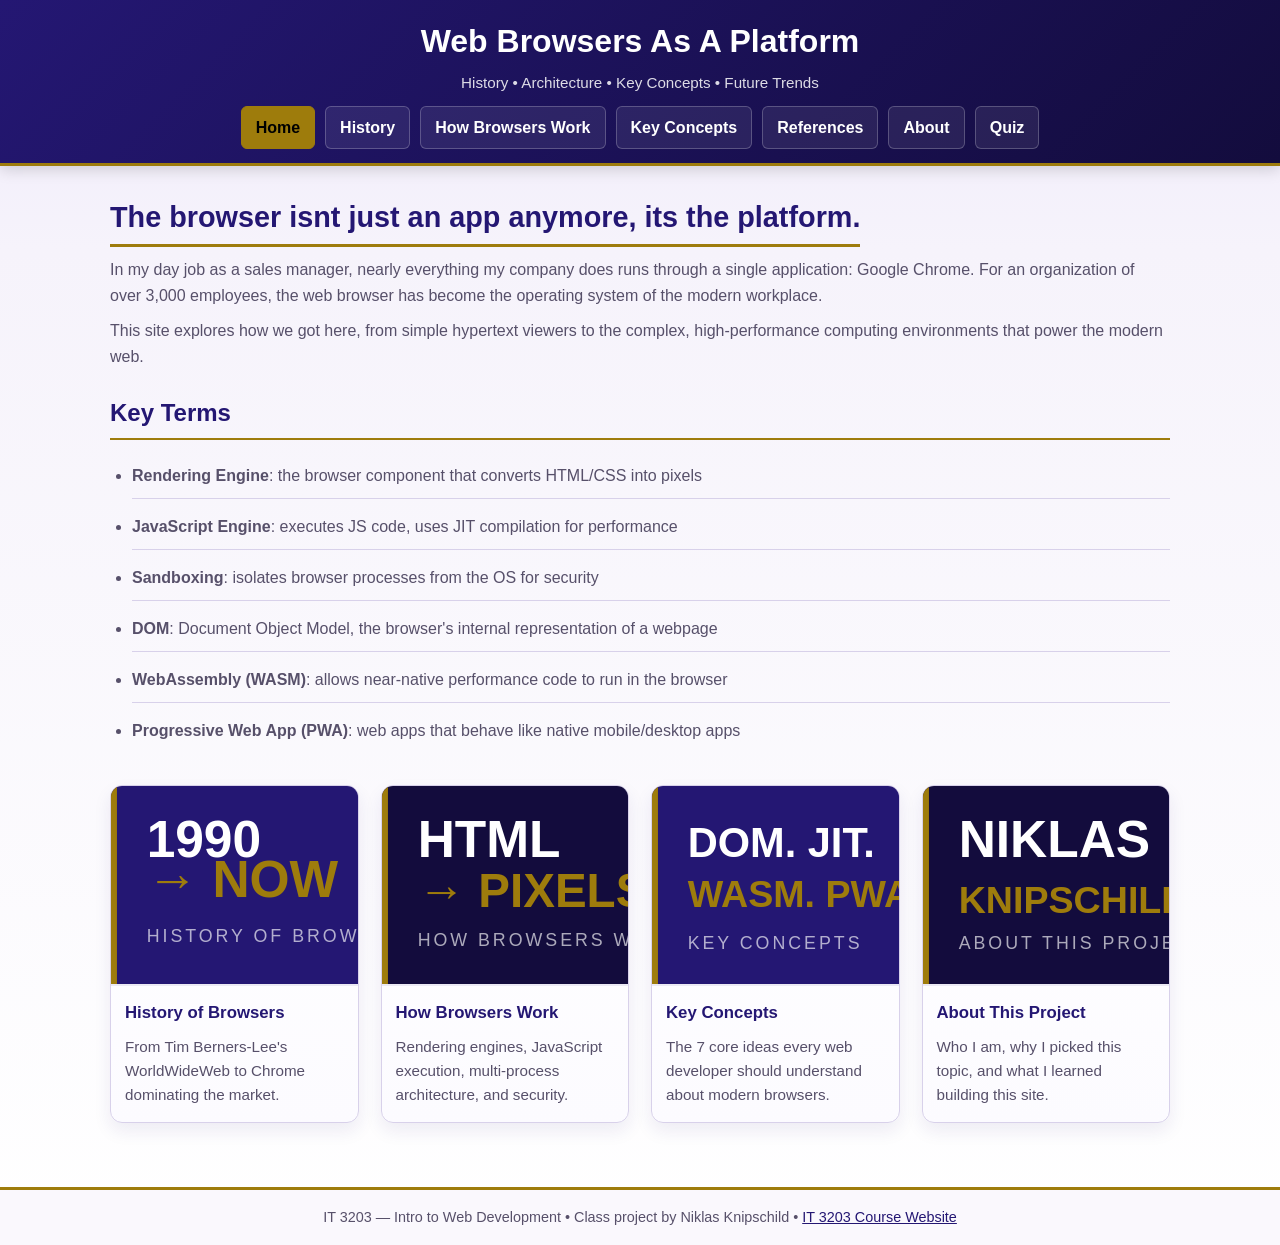
<file: index.html>
<!doctype html>
<html lang="en">
<head>
  <meta charset="utf-8">
  <meta name="viewport" content="width=device-width, initial-scale=1">

  <!-- page title written for SEO -- primary keyword up front -->
  <title>Web Browsers As A Platform | IT 3203 Web Development</title>
  <meta name="description" content="Exploring modern web browsers as a computing platform -- history, architecture, key concepts, and future trends. IT 3203 class project by Niklas Knipschild.">

  <link rel="stylesheet" href="styles.css">
</head>

<body>
  <!-- header is the same on every page, keeps the site looking consistent -->
  <header class="site-header">
    <div class="container">
      <div class="brand">
        <!-- h1 on every page is the site name for SEO -- subpages use h2 for their main heading -->
        <h1 class="site-title">Web Browsers As A Platform</h1>
        <p class="tagline">History &bull; Architecture &bull; Key Concepts &bull; Future Trends</p>
      </div>

      <!-- hamburger button -- only shows on mobile, js handles the toggle -->
      <button class="hamburger" id="hamburger-btn" aria-label="Toggle navigation" aria-expanded="false">
        <span class="hamburger-bar"></span>
        <span class="hamburger-bar"></span>
        <span class="hamburger-bar"></span>
      </button>

      <nav class="main-nav" aria-label="Primary navigation">
        <ul>
          <li><a href="index.html" aria-current="page">Home</a></li>
          <li><a href="history.html">History</a></li>
          <li><a href="how-browsers-work.html">How Browsers Work</a></li>
          <li><a href="key-concepts.html">Key Concepts</a></li>
          <li><a href="references.html">References</a></li>
          <li><a href="about.html">About</a></li>
          <li><a href="quiz.html">Quiz</a></li>
        </ul>
      </nav>
    </div>
  </header>

  <main class="container">

    <section class="hero" aria-labelledby="intro">
      <h2 id="intro">The browser isnt just an app anymore, its the platform.</h2>
      <p>
        In my day job as a sales manager, nearly everything my company does runs through a single application:
        Google Chrome. For an organization of over 3,000 employees, the web browser has become the operating
        system of the modern workplace.
      </p>
      <p>
        This site explores how we got here, from simple hypertext viewers to the complex,
        high-performance computing environments that power the modern web.
      </p>
    </section>

    <!-- key terms section -- good for SEO and also required by the assignment -->
    <section class="content-section">
      <h2>Key Terms</h2>
      <ul class="key-terms-list">
        <li><strong>Rendering Engine</strong>: the browser component that converts HTML/CSS into pixels</li>
        <li><strong>JavaScript Engine</strong>: executes JS code, uses JIT compilation for performance</li>
        <li><strong>Sandboxing</strong>: isolates browser processes from the OS for security</li>
        <li><strong>DOM</strong>: Document Object Model, the browser's internal representation of a webpage</li>
        <li><strong>WebAssembly (WASM)</strong>: allows near-native performance code to run in the browser</li>
        <li><strong>Progressive Web App (PWA)</strong>: web apps that behave like native mobile/desktop apps</li>
      </ul>
    </section>

    <!-- 4 tiles linking to the main content pages, same pattern as my old site -->
    <!-- IMPORTANT: the class here HAS to be featured-grid or the layout breaks -->
    <section class="featured-grid" aria-label="Main sections">

      <!-- tile 1 -->
      <article class="tile">
        <a class="tile-link" href="history.html" aria-label="Go to Browser History">
          <img class="tile-img" src="images/history.svg" alt="Timeline of web browser history">
          <div class="tile-text">
            <h3>History of Browsers</h3>
            <p>From Tim Berners-Lee's WorldWideWeb to Chrome dominating the market.</p>
          </div>
        </a>
      </article>

      <!-- tile 2 -->
      <article class="tile">
        <a class="tile-link" href="how-browsers-work.html" aria-label="Go to How Browsers Work">
          <img class="tile-img" src="images/architecture.svg" alt="Diagram of browser architecture">
          <div class="tile-text">
            <h3>How Browsers Work</h3>
            <p>Rendering engines, JavaScript execution, multi-process architecture, and security.</p>
          </div>
        </a>
      </article>

      <!-- tile 3 -->
      <article class="tile">
        <a class="tile-link" href="key-concepts.html" aria-label="Go to Key Concepts">
          <img class="tile-img" src="images/concepts.svg" alt="Web technology concept icons">
          <div class="tile-text">
            <h3>Key Concepts</h3>
            <p>The 7 core ideas every web developer should understand about modern browsers.</p>
          </div>
        </a>
      </article>

      <!-- tile 4 -->
      <article class="tile">
        <a class="tile-link" href="about.html" aria-label="Go to About">
          <img class="tile-img" src="images/about.svg" alt="About this project">
          <div class="tile-text">
            <h3>About This Project</h3>
            <p>Who I am, why I picked this topic, and what I learned building this site.</p>
          </div>
        </a>
      </article>

    </section>
  </main>

  <footer class="site-footer">
    <div class="container">
      <!-- required by assignment -- must link to class site -->
      <p>IT 3203 &mdash; Intro to Web Development &bull; Class project by Niklas Knipschild &bull;
        <a href="https://ksuweb.github.io/IT3203/" target="_blank">IT 3203 Course Website</a>
      </p>
    </div>
  </footer>

  <script src="nav.js"></script>

</body>
</html>
</file>
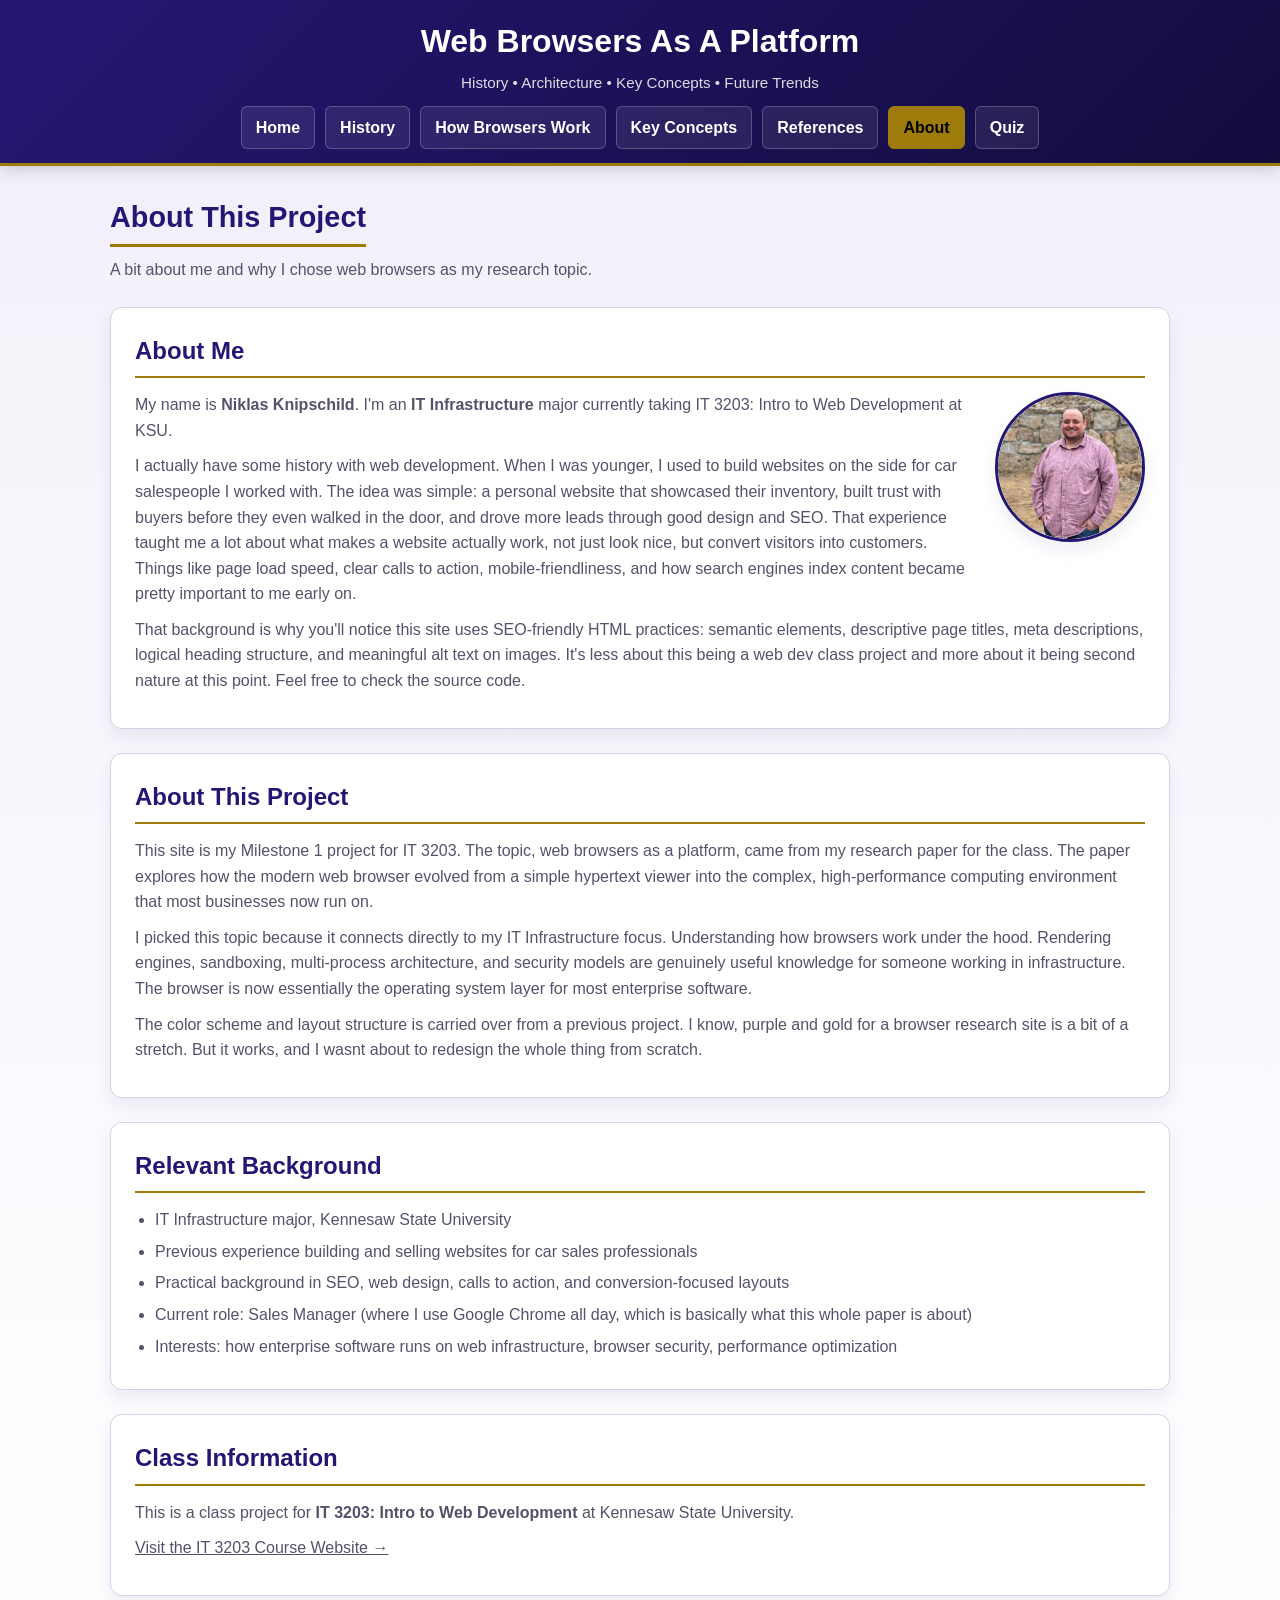
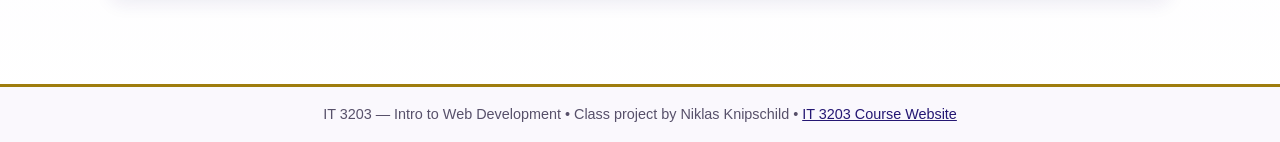
<file: about.html>
<!doctype html>
<html lang="en">
<head>
  <meta charset="utf-8">
  <meta name="viewport" content="width=device-width, initial-scale=1">

  <!-- about pages dont need heavy SEO optimization but still good to have a decent title -->
  <title>About | Web Browsers As A Platform</title>
  <meta name="description" content="About Niklas Knipschild, IT Infrastructure student at KSU and this IT 3203 class project on web browsers as a platform.">

  <link rel="stylesheet" href="styles.css">
</head>

<body>
  <header class="site-header">
    <div class="container">
      <div class="brand">
        <h1 class="site-title">Web Browsers As A Platform</h1>
        <p class="tagline">History &bull; Architecture &bull; Key Concepts &bull; Future Trends</p>
      </div>

      <!-- hamburger button -- only shows on mobile, js handles the toggle -->
      <button class="hamburger" id="hamburger-btn" aria-label="Toggle navigation" aria-expanded="false">
        <span class="hamburger-bar"></span>
        <span class="hamburger-bar"></span>
        <span class="hamburger-bar"></span>
      </button>

      <nav class="main-nav" aria-label="Primary navigation">
        <ul>
          <li><a href="index.html">Home</a></li>
          <li><a href="history.html">History</a></li>
          <li><a href="how-browsers-work.html">How Browsers Work</a></li>
          <li><a href="key-concepts.html">Key Concepts</a></li>
          <li><a href="references.html">References</a></li>
          <li><a href="about.html" aria-current="page">About</a></li>
          <li><a href="quiz.html">Quiz</a></li>
        </ul>
      </nav>
    </div>
  </header>

  <main class="container">
    <header class="page-header">
      <h2>About This Project</h2>
      <p>A bit about me and why I chose web browsers as my research topic.</p>
    </header>

    <!-- about me card -->
    <div class="about-card">
      <h2>About Me</h2>
      <!-- photo floats right -- sits next to the intro paragraph -->
      <img src="images/Nik.jpg" alt="Niklas Knipschild, IT Infrastructure student at KSU" class="about-photo">
      <p>
        My name is <strong>Niklas Knipschild</strong>. I'm an <strong>IT Infrastructure</strong> major
        currently taking IT 3203: Intro to Web Development at KSU.
      </p>
      <p>
        I actually have some history with web development. When I was younger, I used to build websites on the
        side for car salespeople I worked with. The idea was simple: a personal website that showcased their
        inventory, built trust with buyers before they even walked in the door, and drove more leads through
        good design and SEO. That experience taught me a lot about what makes a website actually work,
        not just look nice, but convert visitors into customers. Things like page load speed, clear calls to
        action, mobile-friendliness, and how search engines index content became pretty important to me early on.
      </p>
      <p>
        That background is why you'll notice this site uses SEO-friendly HTML practices: semantic elements,
        descriptive page titles, meta descriptions, logical heading structure, and meaningful alt text on images.
        It's less about this being a web dev class project and more about it being second nature at this point.
        Feel free to check the source code.
      </p>
    </div>

    <!-- about the project card -->
    <div class="about-card">
      <h2>About This Project</h2>
      <p>
        This site is my Milestone 1 project for IT 3203. The topic, web browsers as a platform, came from
        my research paper for the class. The paper explores how the modern web browser evolved from a simple
        hypertext viewer into the complex, high-performance computing environment that most businesses now
        run on.
      </p>
      <p>
        I picked this topic because it connects directly to my IT Infrastructure focus. Understanding how
        browsers work under the hood. Rendering engines, sandboxing, multi-process architecture, and security
        models are genuinely useful knowledge for someone working in infrastructure. The browser is now
        essentially the operating system layer for most enterprise software.
      </p>
      <p>
        The color scheme and layout structure is carried over from a previous project. I know, purple and
        gold for a browser research site is a bit of a stretch. But it works, and I wasnt about to redesign
        the whole thing from scratch.
      </p>
    </div>

    <!-- skills / experience summary -- mini resume style -->
    <div class="about-card">
      <h2>Relevant Background</h2>
      <ul>
        <li>IT Infrastructure major, Kennesaw State University</li>
        <li>Previous experience building and selling websites for car sales professionals</li>
        <li>Practical background in SEO, web design, calls to action, and conversion-focused layouts</li>
        <li>Current role: Sales Manager (where I use Google Chrome all day, which is basically what this whole paper is about)</li>
        <li>Interests: how enterprise software runs on web infrastructure, browser security, performance optimization</li>
      </ul>
    </div>

    <!-- project / class note as required by assignment -->
    <div class="about-card">
      <h2>Class Information</h2>
      <p>
        This is a class project for <strong>IT 3203: Intro to Web Development</strong> at
        Kennesaw State University.
      </p>
      <p>
        <a href="https://ksuweb.github.io/IT3203/" target="_blank">Visit the IT 3203 Course Website &rarr;</a>
      </p>
    </div>

  </main>

  <footer class="site-footer">
    <div class="container">
      <p>IT 3203 &mdash; Intro to Web Development &bull; Class project by Niklas Knipschild &bull;
        <a href="https://ksuweb.github.io/IT3203/" target="_blank">IT 3203 Course Website</a>
      </p>
    </div>
  </footer>

  <script src="nav.js"></script>

</body>
</html>
</file>
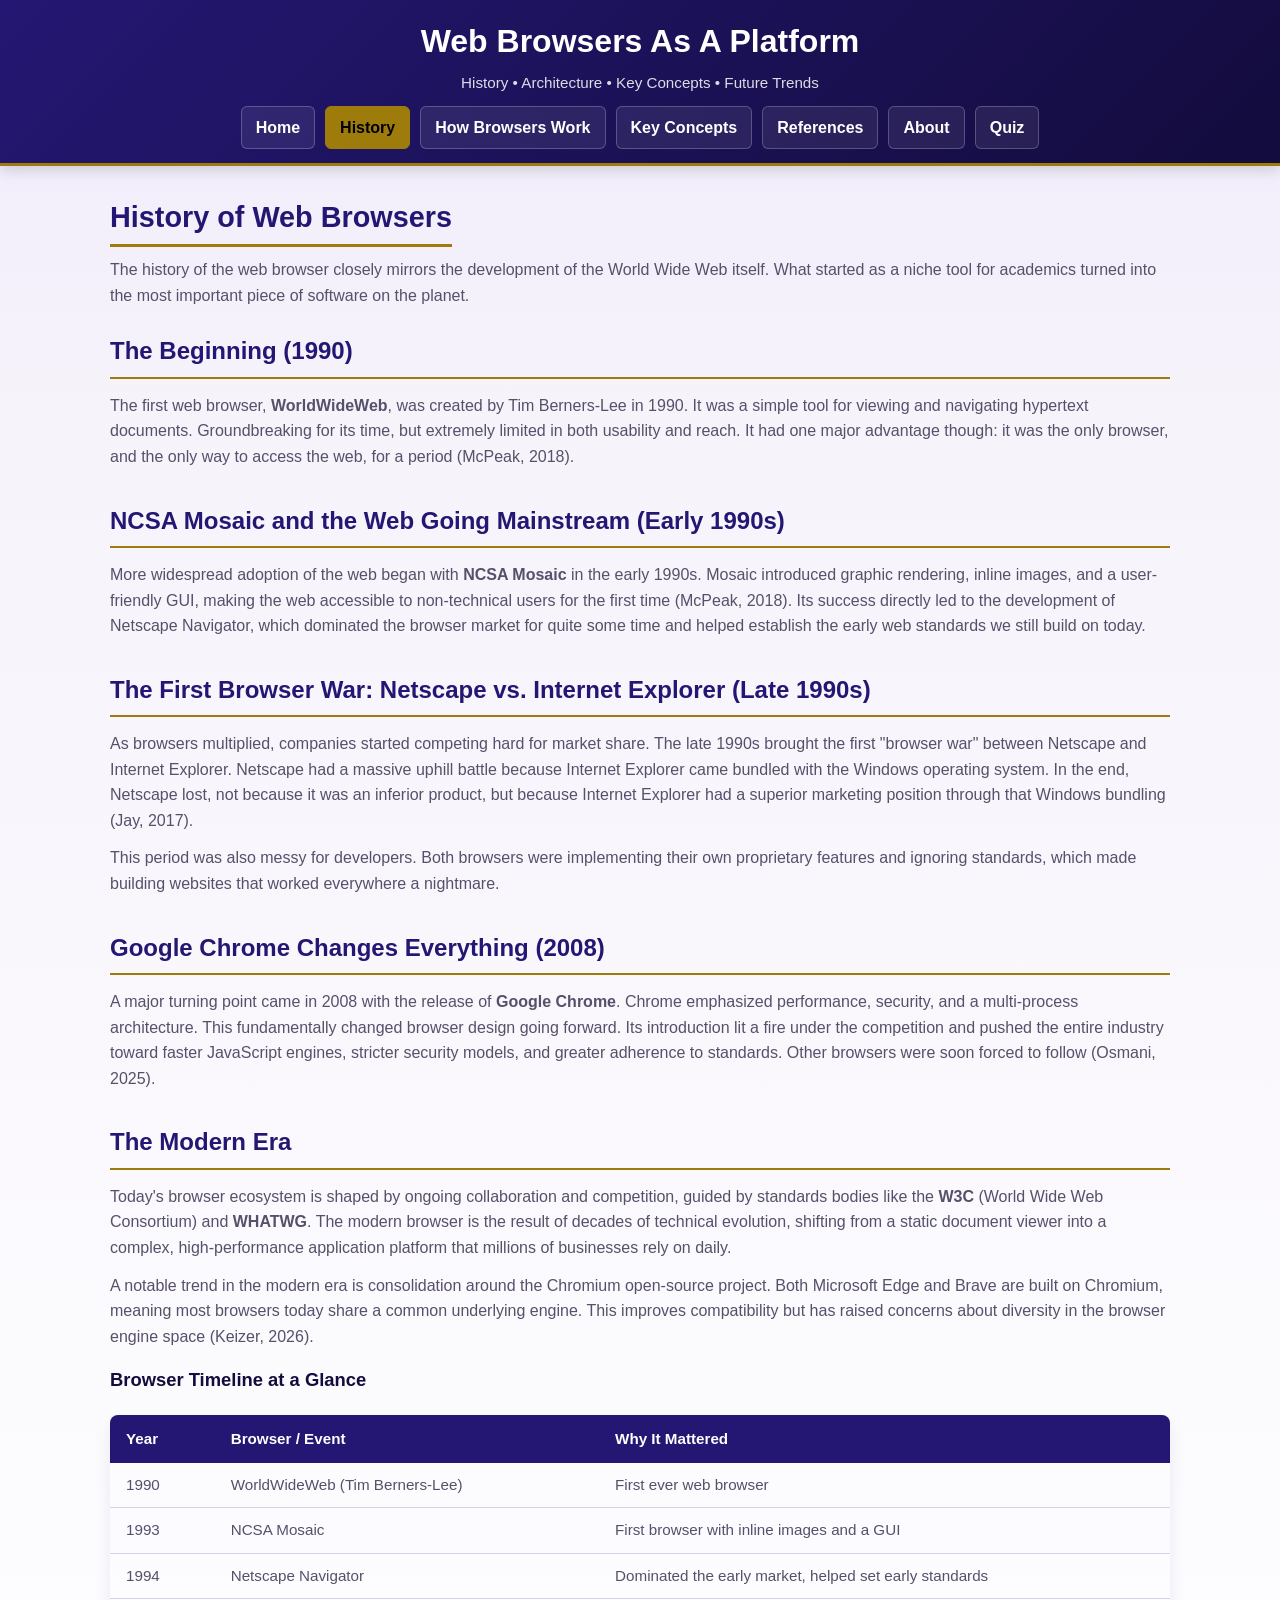
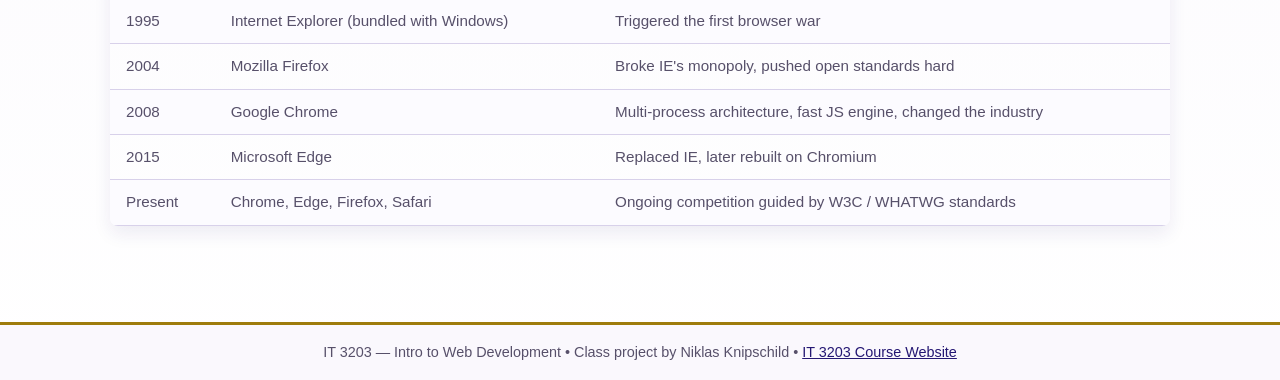
<file: history.html>
<!doctype html>
<html lang="en">
<head>
  <meta charset="utf-8">
  <meta name="viewport" content="width=device-width, initial-scale=1">

  <!-- keyword in title helps search engines understand what the page is about -->
  <title>History of Web Browsers | Web Browsers As A Platform</title>
  <meta name="description" content="The history of web browsers from WorldWideWeb in 1990 to Chrome's dominance today. Covers Mosaic, Netscape, IE, the browser wars, and modern browsers.">

  <link rel="stylesheet" href="styles.css">
</head>

<body>
  <header class="site-header">
    <div class="container">
      <div class="brand">
        <h1 class="site-title">Web Browsers As A Platform</h1>
        <p class="tagline">History &bull; Architecture &bull; Key Concepts &bull; Future Trends</p>
      </div>

      <!-- hamburger button -- only shows on mobile, js handles the toggle -->
      <button class="hamburger" id="hamburger-btn" aria-label="Toggle navigation" aria-expanded="false">
        <span class="hamburger-bar"></span>
        <span class="hamburger-bar"></span>
        <span class="hamburger-bar"></span>
      </button>

      <nav class="main-nav" aria-label="Primary navigation">
        <ul>
          <li><a href="index.html">Home</a></li>
          <li><a href="history.html" aria-current="page">History</a></li>
          <li><a href="how-browsers-work.html">How Browsers Work</a></li>
          <li><a href="key-concepts.html">Key Concepts</a></li>
          <li><a href="references.html">References</a></li>
          <li><a href="about.html">About</a></li>
          <li><a href="quiz.html">Quiz</a></li>
        </ul>
      </nav>
    </div>
  </header>

  <main class="container">
    <header class="page-header">
      <h2>History of Web Browsers</h2>
      <p>
        The history of the web browser closely mirrors the development of the World Wide Web itself.
        What started as a niche tool for academics turned into the most important piece of software on the planet.
      </p>
    </header>

    <!-- timeline of browser history pulled from my research paper -->

    <section class="content-section">
      <h2>The Beginning (1990)</h2>
      <p>
        The first web browser, <strong>WorldWideWeb</strong>, was created by Tim Berners-Lee in 1990. It was a simple
        tool for viewing and navigating hypertext documents. Groundbreaking for its time, but extremely limited
        in both usability and reach. It had one major advantage though: it was the only browser, and the only
        way to access the web, for a period (McPeak, 2018).
      </p>
    </section>

    <section class="content-section">
      <h2>NCSA Mosaic and the Web Going Mainstream (Early 1990s)</h2>
      <p>
        More widespread adoption of the web began with <strong>NCSA Mosaic</strong> in the early 1990s. Mosaic
        introduced graphic rendering, inline images, and a user-friendly GUI, making the web accessible to
        non-technical users for the first time (McPeak, 2018). Its success directly led to the development of
        Netscape Navigator, which dominated the browser market for quite some time and helped establish the early
        web standards we still build on today.
      </p>
    </section>

    <section class="content-section">
      <h2>The First Browser War: Netscape vs. Internet Explorer (Late 1990s)</h2>
      <p>
        As browsers multiplied, companies started competing hard for market share. The late 1990s brought the
        first "browser war" between Netscape and Internet Explorer. Netscape had a massive uphill battle because
        Internet Explorer came bundled with the Windows operating system. In the end, Netscape lost, not because
        it was an inferior product, but because Internet Explorer had a superior marketing position through
        that Windows bundling (Jay, 2017).
      </p>
      <p>
        This period was also messy for developers. Both browsers were implementing their own proprietary features
        and ignoring standards, which made building websites that worked everywhere a nightmare.
      </p>
    </section>

    <section class="content-section">
      <h2>Google Chrome Changes Everything (2008)</h2>
      <p>
        A major turning point came in 2008 with the release of <strong>Google Chrome</strong>. Chrome emphasized
        performance, security, and a multi-process architecture. This fundamentally changed browser design going
        forward. Its introduction lit a fire under the competition and pushed the entire industry toward faster
        JavaScript engines, stricter security models, and greater adherence to standards. Other browsers were
        soon forced to follow (Osmani, 2025).
      </p>
    </section>

    <section class="content-section">
      <h2>The Modern Era</h2>
      <p>
        Today's browser ecosystem is shaped by ongoing collaboration and competition, guided by standards bodies
        like the <strong>W3C</strong> (World Wide Web Consortium) and <strong>WHATWG</strong>. The modern browser
        is the result of decades of technical evolution, shifting from a static document viewer into a complex,
        high-performance application platform that millions of businesses rely on daily.
      </p>
      <p>
        A notable trend in the modern era is consolidation around the Chromium open-source project. Both Microsoft
        Edge and Brave are built on Chromium, meaning most browsers today share a common underlying engine.
        This improves compatibility but has raised concerns about diversity in the browser engine space (Keizer, 2026).
      </p>

      <!-- timeline table -- using a table here as required by the assignment -->
      <h3>Browser Timeline at a Glance</h3>
      <table class="styled-table" id="browser-comparison">
        <thead>
          <tr>
            <th>Year</th>
            <th>Browser / Event</th>
            <th>Why It Mattered</th>
          </tr>
        </thead>
        <tbody>
          <tr>
            <td>1990</td>
            <td>WorldWideWeb (Tim Berners-Lee)</td>
            <td>First ever web browser</td>
          </tr>
          <tr>
            <td>1993</td>
            <td>NCSA Mosaic</td>
            <td>First browser with inline images and a GUI</td>
          </tr>
          <tr>
            <td>1994</td>
            <td>Netscape Navigator</td>
            <td>Dominated the early market, helped set early standards</td>
          </tr>
          <tr>
            <td>1995</td>
            <td>Internet Explorer (bundled with Windows)</td>
            <td>Triggered the first browser war</td>
          </tr>
          <tr>
            <td>2004</td>
            <td>Mozilla Firefox</td>
            <td>Broke IE's monopoly, pushed open standards hard</td>
          </tr>
          <tr>
            <td>2008</td>
            <td>Google Chrome</td>
            <td>Multi-process architecture, fast JS engine, changed the industry</td>
          </tr>
          <tr>
            <td>2015</td>
            <td>Microsoft Edge</td>
            <td>Replaced IE, later rebuilt on Chromium</td>
          </tr>
          <tr>
            <td>Present</td>
            <td>Chrome, Edge, Firefox, Safari</td>
            <td>Ongoing competition guided by W3C / WHATWG standards</td>
          </tr>
        </tbody>
      </table>
    </section>

  </main>

  <footer class="site-footer">
    <div class="container">
      <p>IT 3203 &mdash; Intro to Web Development &bull; Class project by Niklas Knipschild &bull;
        <a href="https://ksuweb.github.io/IT3203/" target="_blank">IT 3203 Course Website</a>
      </p>
    </div>
  </footer>

  <script src="nav.js"></script>

</body>
</html>
</file>
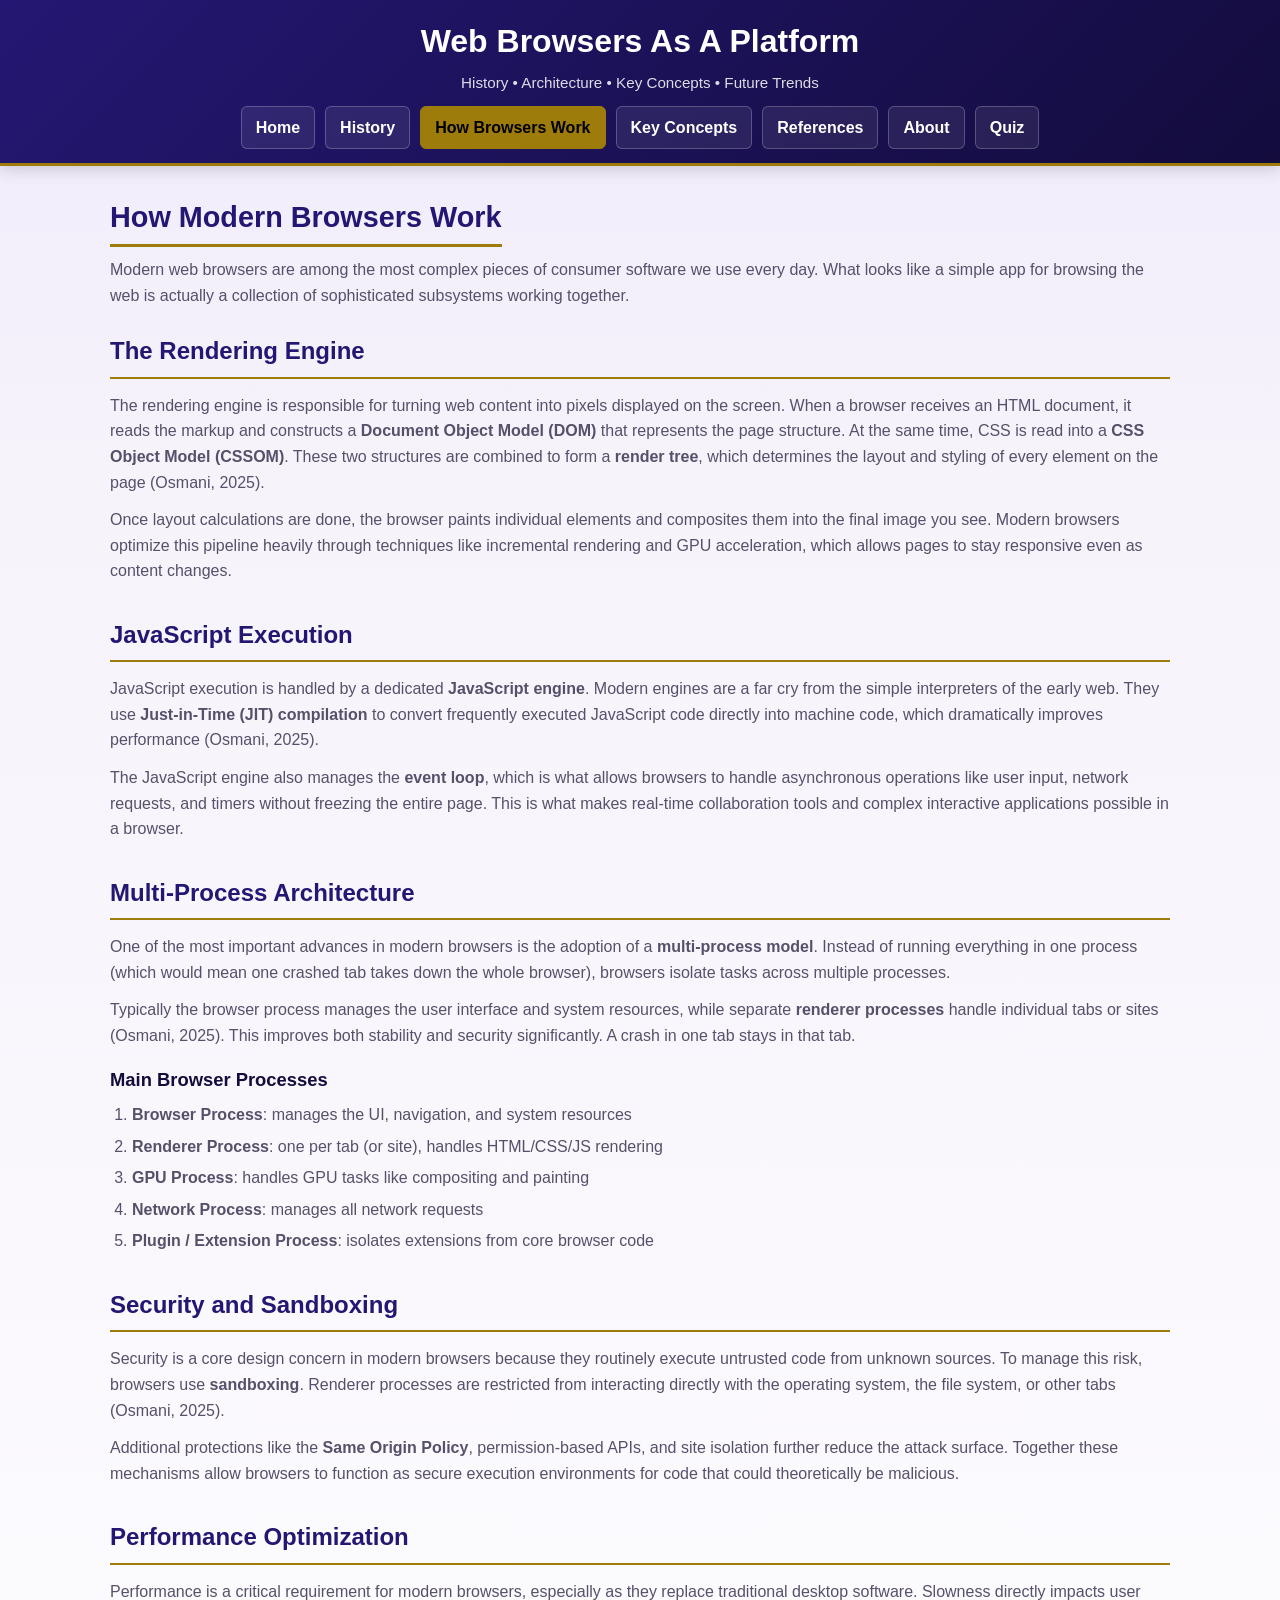
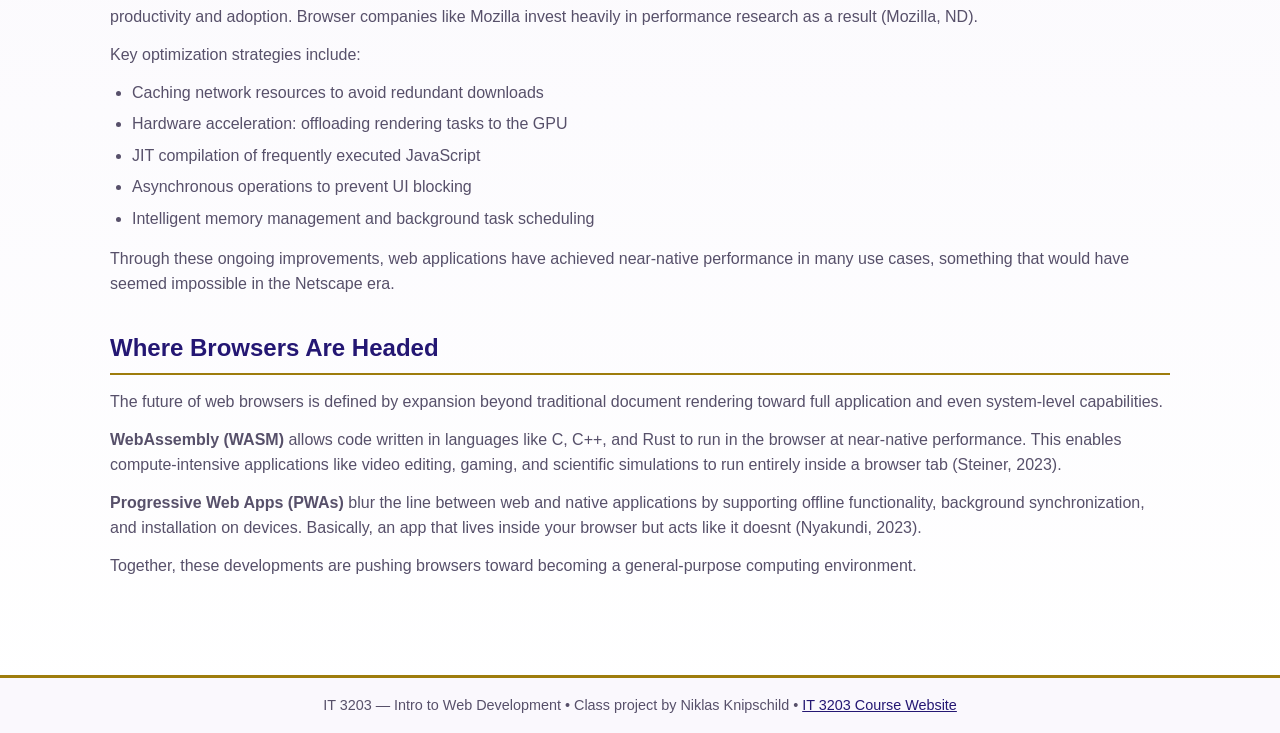
<file: how-browsers-work.html>
<!doctype html>
<html lang="en">
<head>
  <meta charset="utf-8">
  <meta name="viewport" content="width=device-width, initial-scale=1">

  <!-- descriptive title with topic keyword first, site name second -- SEO best practice -->
  <title>How Browsers Work | Web Browsers As A Platform</title>
  <meta name="description" content="How modern web browsers work internally -- rendering engines, JavaScript execution, multi-process architecture, sandboxing, and performance optimization.">

  <link rel="stylesheet" href="styles.css">
</head>

<body>
  <header class="site-header">
    <div class="container">
      <div class="brand">
        <h1 class="site-title">Web Browsers As A Platform</h1>
        <p class="tagline">History &bull; Architecture &bull; Key Concepts &bull; Future Trends</p>
      </div>

      <!-- hamburger button -- only shows on mobile, js handles the toggle -->
      <button class="hamburger" id="hamburger-btn" aria-label="Toggle navigation" aria-expanded="false">
        <span class="hamburger-bar"></span>
        <span class="hamburger-bar"></span>
        <span class="hamburger-bar"></span>
      </button>

      <nav class="main-nav" aria-label="Primary navigation">
        <ul>
          <li><a href="index.html">Home</a></li>
          <li><a href="history.html">History</a></li>
          <li><a href="how-browsers-work.html" aria-current="page">How Browsers Work</a></li>
          <li><a href="key-concepts.html">Key Concepts</a></li>
          <li><a href="references.html">References</a></li>
          <li><a href="about.html">About</a></li>
          <li><a href="quiz.html">Quiz</a></li>
        </ul>
      </nav>
    </div>
  </header>

  <main class="container">
    <header class="page-header">
      <h2>How Modern Browsers Work</h2>
      <p>
        Modern web browsers are among the most complex pieces of consumer software we use every day.
        What looks like a simple app for browsing the web is actually a collection of sophisticated
        subsystems working together.
      </p>
    </header>

    <!-- rendering section -->
    <section class="content-section">
      <h2>The Rendering Engine</h2>
      <p>
        The rendering engine is responsible for turning web content into pixels displayed on the screen.
        When a browser receives an HTML document, it reads the markup and constructs a
        <strong>Document Object Model (DOM)</strong> that represents the page structure. At the same time,
        CSS is read into a <strong>CSS Object Model (CSSOM)</strong>. These two structures are combined to form
        a <strong>render tree</strong>, which determines the layout and styling of every element on the page
        (Osmani, 2025).
      </p>
      <p>
        Once layout calculations are done, the browser paints individual elements and composites them into the
        final image you see. Modern browsers optimize this pipeline heavily through techniques like incremental
        rendering and GPU acceleration, which allows pages to stay responsive even as content changes.
      </p>
    </section>

    <!-- javascript section -->
    <section class="content-section">
      <h2>JavaScript Execution</h2>
      <p>
        JavaScript execution is handled by a dedicated <strong>JavaScript engine</strong>. Modern engines are
        a far cry from the simple interpreters of the early web. They use
        <strong>Just-in-Time (JIT) compilation</strong> to convert frequently executed JavaScript code directly
        into machine code, which dramatically improves performance (Osmani, 2025).
      </p>
      <p>
        The JavaScript engine also manages the <strong>event loop</strong>, which is what allows browsers to
        handle asynchronous operations like user input, network requests, and timers without freezing the
        entire page. This is what makes real-time collaboration tools and complex interactive applications
        possible in a browser.
      </p>
    </section>

    <!-- multi process section -->
    <section class="content-section">
      <h2>Multi-Process Architecture</h2>
      <p>
        One of the most important advances in modern browsers is the adoption of a
        <strong>multi-process model</strong>. Instead of running everything in one process (which would mean
        one crashed tab takes down the whole browser), browsers isolate tasks across multiple processes.
      </p>
      <p>
        Typically the browser process manages the user interface and system resources, while separate
        <strong>renderer processes</strong> handle individual tabs or sites (Osmani, 2025). This improves
        both stability and security significantly. A crash in one tab stays in that tab.
      </p>

      <!-- list of processes to show the structure -- using ordered list here -->
      <h3>Main Browser Processes</h3>
      <ol>
        <li><strong>Browser Process</strong>: manages the UI, navigation, and system resources</li>
        <li><strong>Renderer Process</strong>: one per tab (or site), handles HTML/CSS/JS rendering</li>
        <li><strong>GPU Process</strong>: handles GPU tasks like compositing and painting</li>
        <li><strong>Network Process</strong>: manages all network requests</li>
        <li><strong>Plugin / Extension Process</strong>: isolates extensions from core browser code</li>
      </ol>
    </section>

    <!-- security section -->
    <section class="content-section">
      <h2>Security and Sandboxing</h2>
      <p>
        Security is a core design concern in modern browsers because they routinely execute untrusted code from
        unknown sources. To manage this risk, browsers use <strong>sandboxing</strong>. Renderer processes are
        restricted from interacting directly with the operating system, the file system, or other tabs (Osmani, 2025).
      </p>
      <p>
        Additional protections like the <strong>Same Origin Policy</strong>, permission-based APIs, and site
        isolation further reduce the attack surface. Together these mechanisms allow browsers to function as
        secure execution environments for code that could theoretically be malicious.
      </p>
    </section>

    <!-- performance section -->
    <section class="content-section">
      <h2>Performance Optimization</h2>
      <p>
        Performance is a critical requirement for modern browsers, especially as they replace traditional desktop
        software. Slowness directly impacts user productivity and adoption. Browser companies like Mozilla invest
        heavily in performance research as a result (Mozilla, ND).
      </p>
      <p>
        Key optimization strategies include:
      </p>
      <ul>
        <li>Caching network resources to avoid redundant downloads</li>
        <li>Hardware acceleration: offloading rendering tasks to the GPU</li>
        <li>JIT compilation of frequently executed JavaScript</li>
        <li>Asynchronous operations to prevent UI blocking</li>
        <li>Intelligent memory management and background task scheduling</li>
      </ul>
      <p>
        Through these ongoing improvements, web applications have achieved near-native performance in many use
        cases, something that would have seemed impossible in the Netscape era.
      </p>
    </section>

    <!-- future section -->
    <section class="content-section">
      <h2>Where Browsers Are Headed</h2>
      <p>
        The future of web browsers is defined by expansion beyond traditional document rendering toward full
        application and even system-level capabilities.
      </p>
      <p>
        <strong>WebAssembly (WASM)</strong> allows code written in languages like C, C++, and Rust to run in
        the browser at near-native performance. This enables compute-intensive applications like video editing,
        gaming, and scientific simulations to run entirely inside a browser tab (Steiner, 2023).
      </p>
      <p>
        <strong>Progressive Web Apps (PWAs)</strong> blur the line between web and native applications by
        supporting offline functionality, background synchronization, and installation on devices. Basically,
        an app that lives inside your browser but acts like it doesnt (Nyakundi, 2023).
      </p>
      <p>
        Together, these developments are pushing browsers toward becoming a general-purpose computing environment.
      </p>
    </section>

  </main>

  <footer class="site-footer">
    <div class="container">
      <p>IT 3203 &mdash; Intro to Web Development &bull; Class project by Niklas Knipschild &bull;
        <a href="https://ksuweb.github.io/IT3203/" target="_blank">IT 3203 Course Website</a>
      </p>
    </div>
  </footer>

  <script src="nav.js"></script>

</body>
</html>
</file>
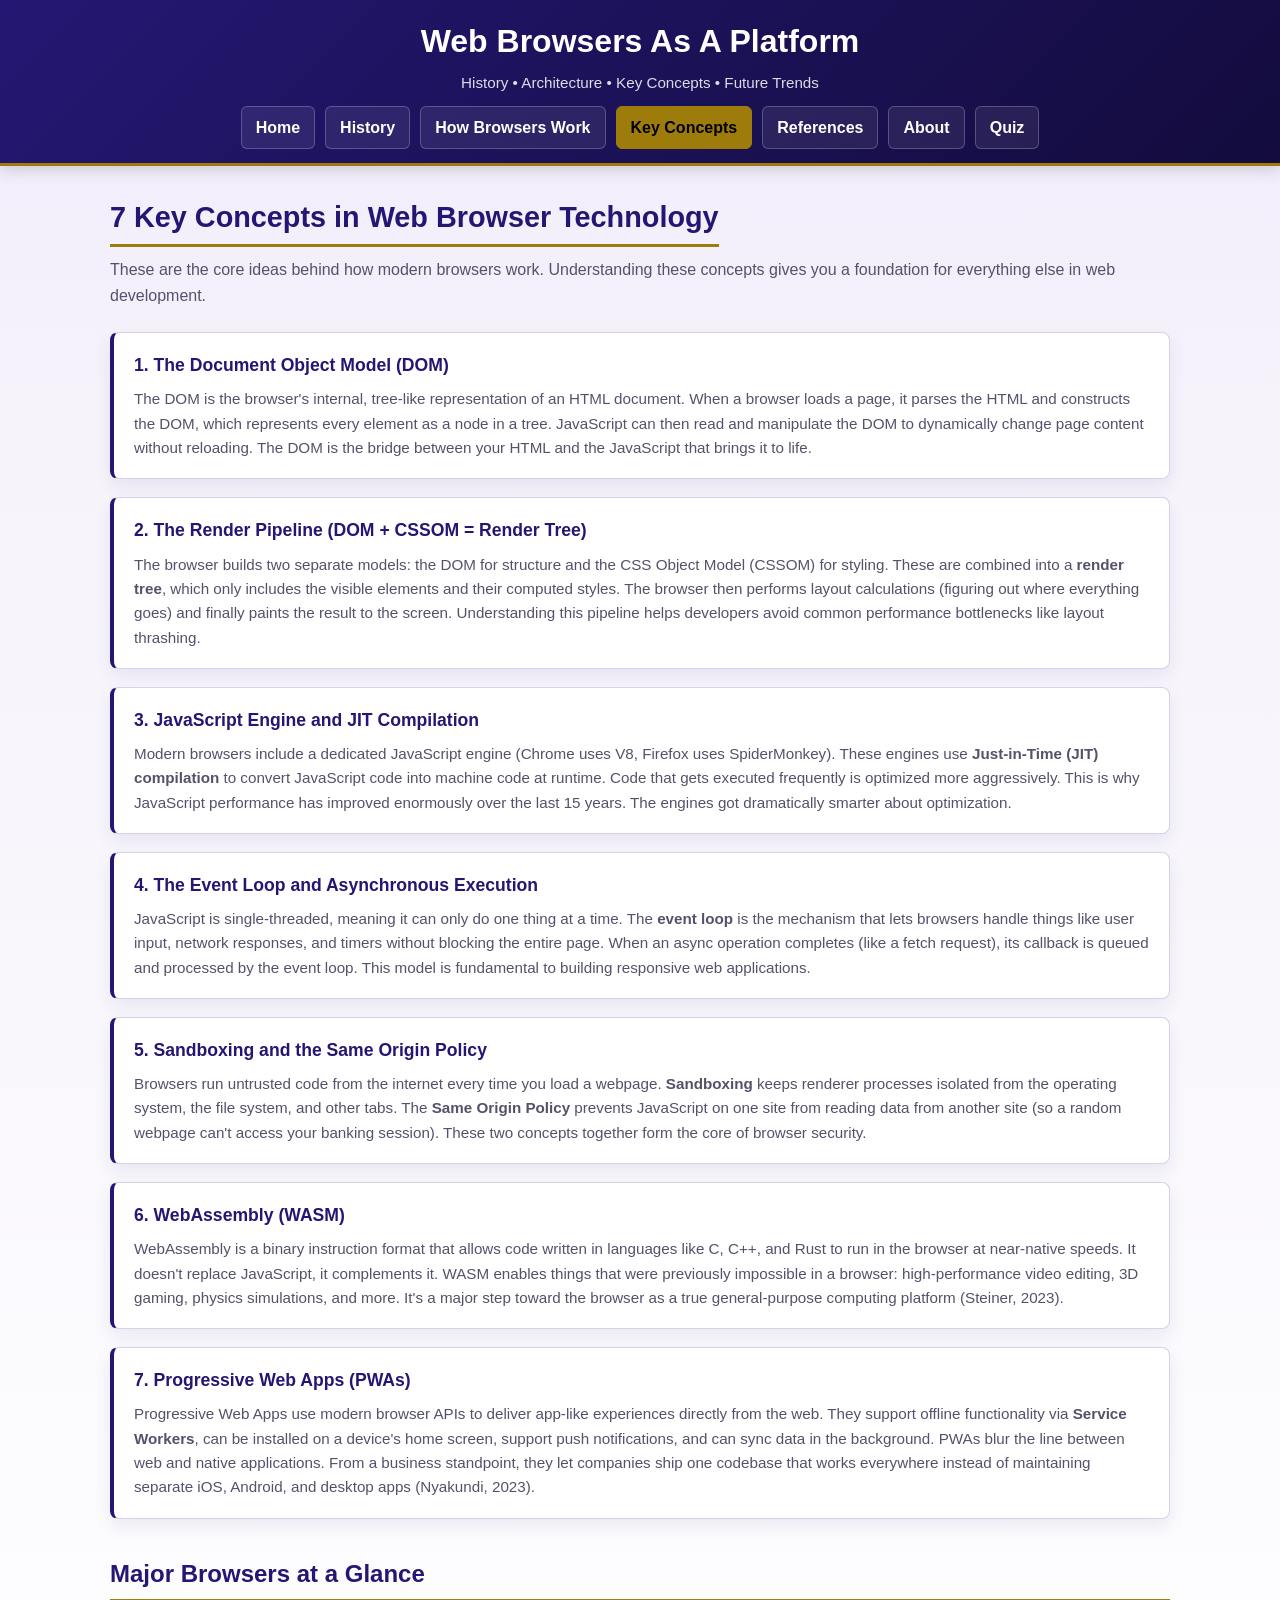
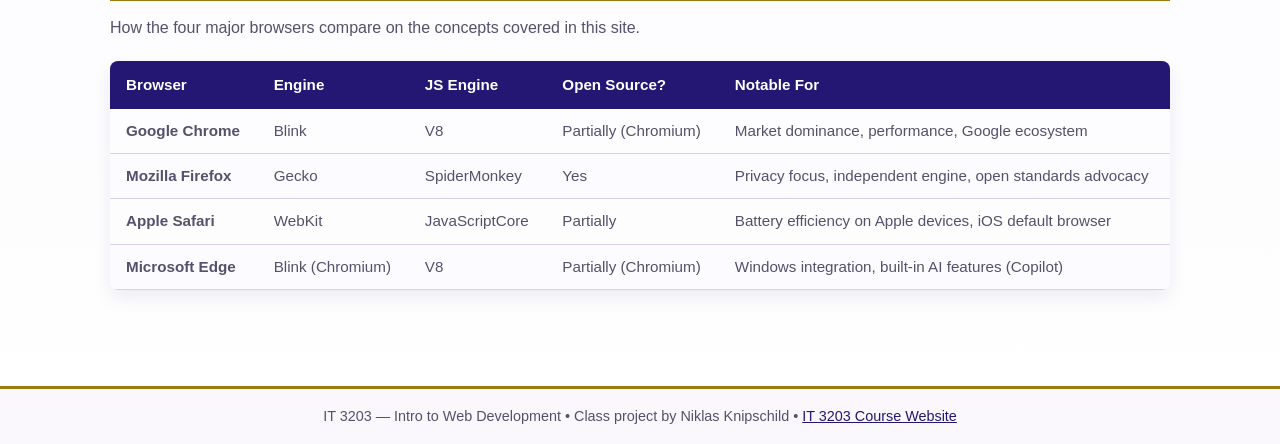
<file: key-concepts.html>
<!doctype html>
<html lang="en">
<head>
  <meta charset="utf-8">
  <meta name="viewport" content="width=device-width, initial-scale=1">

  <title>Key Concepts in Web Browser Technology | Web Browsers As A Platform</title>
  <meta name="description" content="Seven key concepts every web developer should understand about modern web browsers, including DOM, rendering, sandboxing, WebAssembly, and more.">

  <link rel="stylesheet" href="styles.css">
</head>

<body>
  <header class="site-header">
    <div class="container">
      <div class="brand">
        <h1 class="site-title">Web Browsers As A Platform</h1>
        <p class="tagline">History &bull; Architecture &bull; Key Concepts &bull; Future Trends</p>
      </div>

      <!-- hamburger button -- only shows on mobile, js handles the toggle -->
      <button class="hamburger" id="hamburger-btn" aria-label="Toggle navigation" aria-expanded="false">
        <span class="hamburger-bar"></span>
        <span class="hamburger-bar"></span>
        <span class="hamburger-bar"></span>
      </button>

      <nav class="main-nav" aria-label="Primary navigation">
        <ul>
          <li><a href="index.html">Home</a></li>
          <li><a href="history.html">History</a></li>
          <li><a href="how-browsers-work.html">How Browsers Work</a></li>
          <li><a href="key-concepts.html" aria-current="page">Key Concepts</a></li>
          <li><a href="references.html">References</a></li>
          <li><a href="about.html">About</a></li>
          <li><a href="quiz.html">Quiz</a></li>
        </ul>
      </nav>
    </div>
  </header>

  <main class="container">
    <header class="page-header">
      <h2>7 Key Concepts in Web Browser Technology</h2>
      <p>
        These are the core ideas behind how modern browsers work. Understanding these concepts
        gives you a foundation for everything else in web development.
      </p>
    </header>

    <!-- concept cards -- one per concept, 7 total as required by assignment -->

    <div class="concept-card">
      <h3>1. The Document Object Model (DOM)</h3>
      <p>
        The DOM is the browser's internal, tree-like representation of an HTML document. When a browser
        loads a page, it parses the HTML and constructs the DOM, which represents every element as a node
        in a tree. JavaScript can then read and manipulate the DOM to dynamically change page content without
        reloading. The DOM is the bridge between your HTML and the JavaScript that brings it to life.
      </p>
    </div>

    <div class="concept-card">
      <h3>2. The Render Pipeline (DOM + CSSOM = Render Tree)</h3>
      <p>
        The browser builds two separate models: the DOM for structure and the CSS Object Model (CSSOM)
        for styling. These are combined into a <strong>render tree</strong>, which only includes the visible
        elements and their computed styles. The browser then performs layout calculations (figuring out where
        everything goes) and finally paints the result to the screen. Understanding this pipeline helps
        developers avoid common performance bottlenecks like layout thrashing.
      </p>
    </div>

    <div class="concept-card">
      <h3>3. JavaScript Engine and JIT Compilation</h3>
      <p>
        Modern browsers include a dedicated JavaScript engine (Chrome uses V8, Firefox uses SpiderMonkey).
        These engines use <strong>Just-in-Time (JIT) compilation</strong> to convert JavaScript code into
        machine code at runtime. Code that gets executed frequently is optimized more aggressively. This is
        why JavaScript performance has improved enormously over the last 15 years. The engines got
        dramatically smarter about optimization.
      </p>
    </div>

    <div class="concept-card">
      <h3>4. The Event Loop and Asynchronous Execution</h3>
      <p>
        JavaScript is single-threaded, meaning it can only do one thing at a time. The <strong>event loop</strong>
        is the mechanism that lets browsers handle things like user input, network responses, and timers without
        blocking the entire page. When an async operation completes (like a fetch request), its callback is
        queued and processed by the event loop. This model is fundamental to building responsive web applications.
      </p>
    </div>

    <div class="concept-card">
      <h3>5. Sandboxing and the Same Origin Policy</h3>
      <p>
        Browsers run untrusted code from the internet every time you load a webpage. <strong>Sandboxing</strong>
        keeps renderer processes isolated from the operating system, the file system, and other tabs.
        The <strong>Same Origin Policy</strong> prevents JavaScript on one site from reading data from
        another site (so a random webpage can't access your banking session). These two concepts together
        form the core of browser security.
      </p>
    </div>

    <div class="concept-card">
      <h3>6. WebAssembly (WASM)</h3>
      <p>
        WebAssembly is a binary instruction format that allows code written in languages like C, C++, and Rust
        to run in the browser at near-native speeds. It doesn't replace JavaScript, it complements it.
        WASM enables things that were previously impossible in a browser: high-performance video editing,
        3D gaming, physics simulations, and more. It's a major step toward the browser as a true
        general-purpose computing platform (Steiner, 2023).
      </p>
    </div>

    <div class="concept-card">
      <h3>7. Progressive Web Apps (PWAs)</h3>
      <p>
        Progressive Web Apps use modern browser APIs to deliver app-like experiences directly from the web.
        They support offline functionality via <strong>Service Workers</strong>, can be installed on a device's
        home screen, support push notifications, and can sync data in the background. PWAs blur the line between
        web and native applications. From a business standpoint, they let companies ship one codebase that works
        everywhere instead of maintaining separate iOS, Android, and desktop apps (Nyakundi, 2023).
      </p>
    </div>

    <!-- browser comparison table -- shows the major browsers side by side -->
    <section class="content-section" style="margin-top: 36px;">
      <h2>Major Browsers at a Glance</h2>
      <p>How the four major browsers compare on the concepts covered in this site.</p>

      <table class="styled-table" id="browser-comparison">
        <thead>
          <tr>
            <th>Browser</th>
            <th>Engine</th>
            <th>JS Engine</th>
            <th>Open Source?</th>
            <th>Notable For</th>
          </tr>
        </thead>
        <tbody>
          <tr>
            <td><strong>Google Chrome</strong></td>
            <td>Blink</td>
            <td>V8</td>
            <td>Partially (Chromium)</td>
            <td>Market dominance, performance, Google ecosystem</td>
          </tr>
          <tr>
            <td><strong>Mozilla Firefox</strong></td>
            <td>Gecko</td>
            <td>SpiderMonkey</td>
            <td>Yes</td>
            <td>Privacy focus, independent engine, open standards advocacy</td>
          </tr>
          <tr>
            <td><strong>Apple Safari</strong></td>
            <td>WebKit</td>
            <td>JavaScriptCore</td>
            <td>Partially</td>
            <td>Battery efficiency on Apple devices, iOS default browser</td>
          </tr>
          <tr>
            <td><strong>Microsoft Edge</strong></td>
            <td>Blink (Chromium)</td>
            <td>V8</td>
            <td>Partially (Chromium)</td>
            <td>Windows integration, built-in AI features (Copilot)</td>
          </tr>
        </tbody>
      </table>
    </section>

  </main>

  <footer class="site-footer">
    <div class="container">
      <p>IT 3203 &mdash; Intro to Web Development &bull; Class project by Niklas Knipschild &bull;
        <a href="https://ksuweb.github.io/IT3203/" target="_blank">IT 3203 Course Website</a>
      </p>
    </div>
  </footer>

  <script src="nav.js"></script>

</body>
</html>
</file>
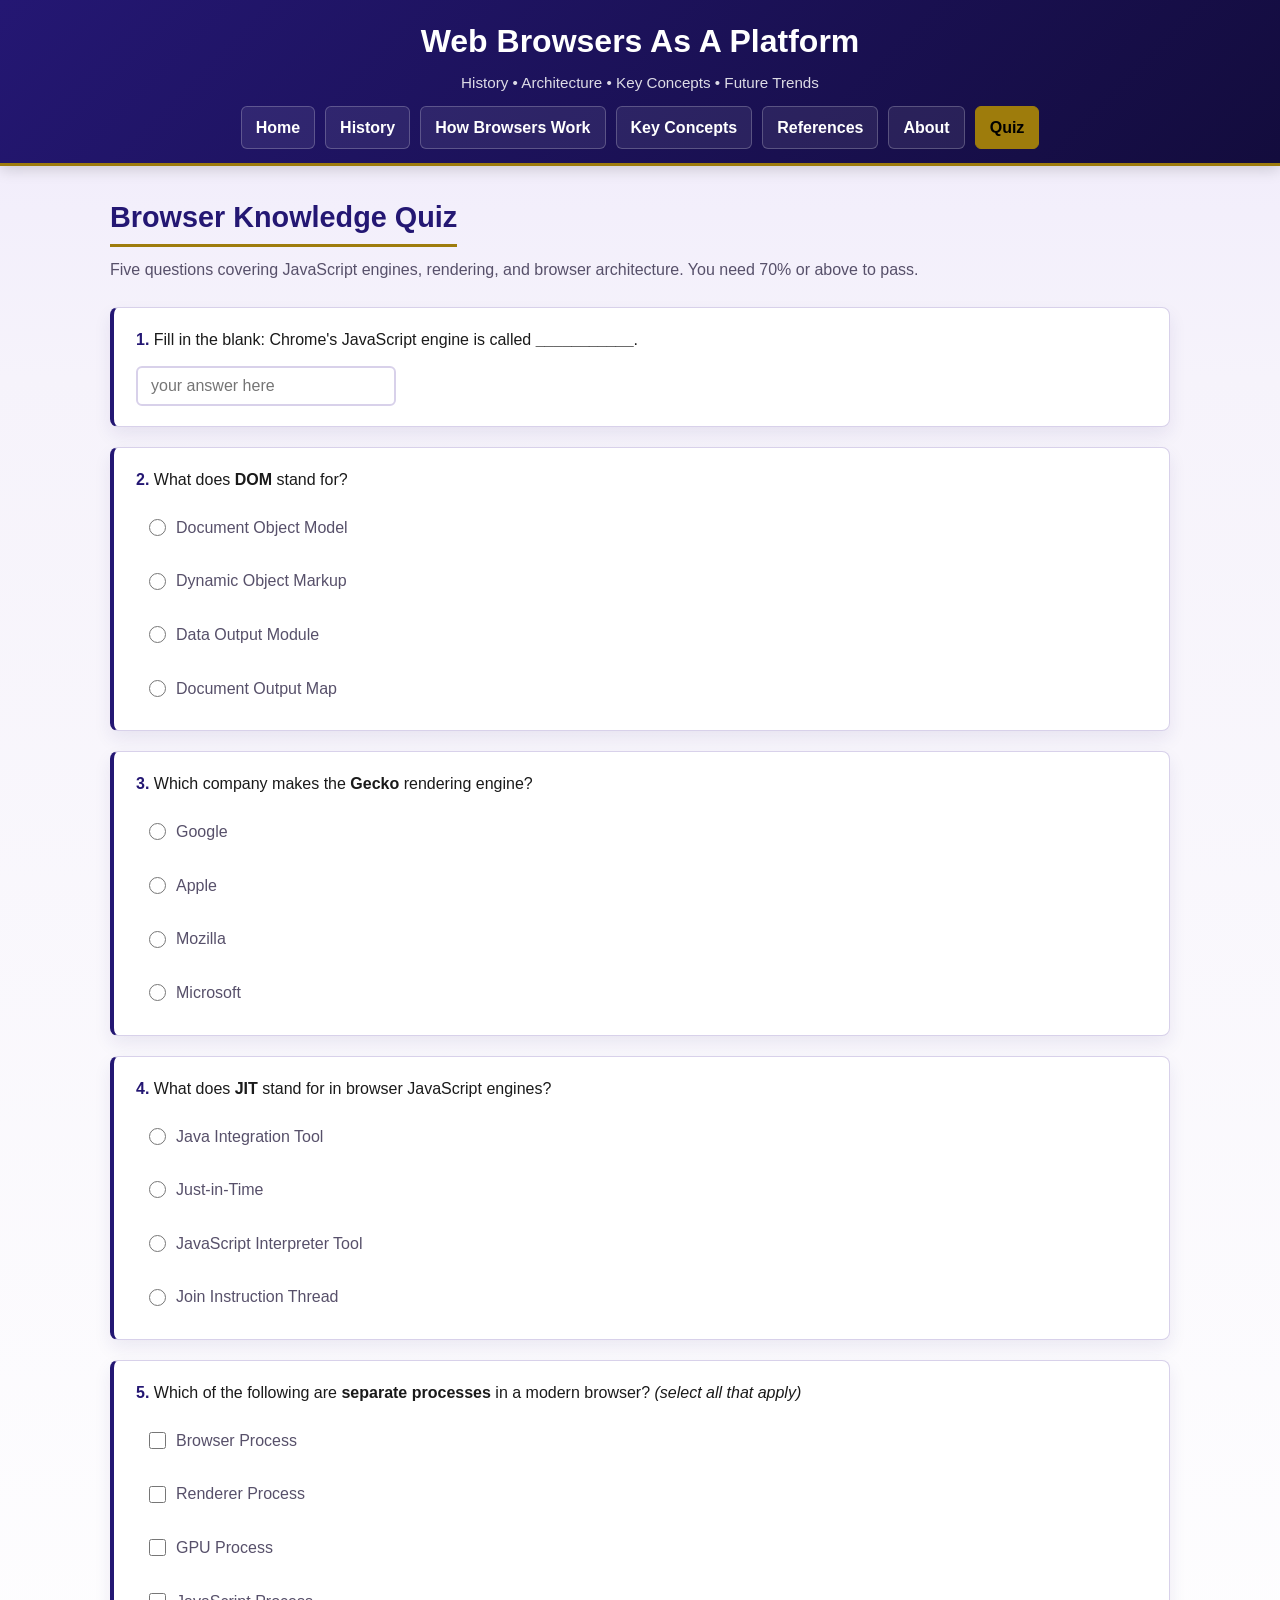
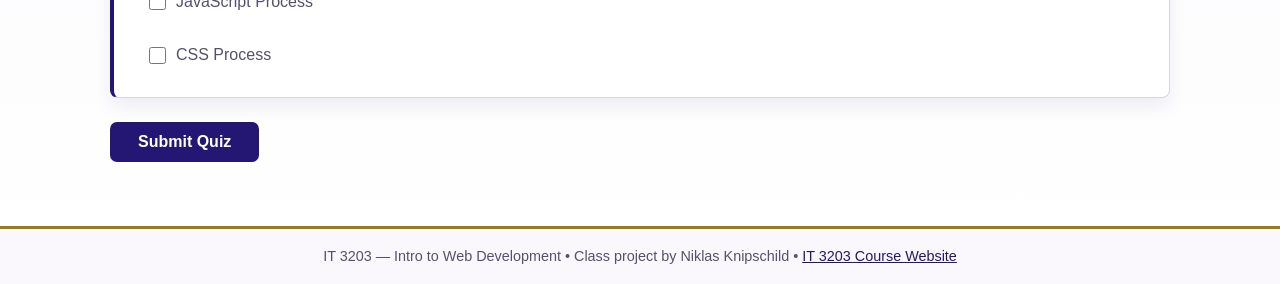
<file: quiz.html>
<!doctype html>
<html lang="en">
<head>
  <meta charset="utf-8">
  <meta name="viewport" content="width=device-width, initial-scale=1">

  <!-- quiz page for milestone 2 -- testing what the user learned about browsers -->
  <title>Browser Quiz | Web Browsers As A Platform</title>
  <meta name="description" content="Test your knowledge of web browsers with this short quiz covering JavaScript engines, rendering, DOM, and browser architecture.">

  <link rel="stylesheet" href="styles.css">
</head>

<body>
  <header class="site-header">
    <div class="container">
      <div class="brand">
        <h1 class="site-title">Web Browsers As A Platform</h1>
        <p class="tagline">History &bull; Architecture &bull; Key Concepts &bull; Future Trends</p>
      </div>

      <!-- hamburger button -- only shows on mobile, js handles the toggle -->
      <button class="hamburger" id="hamburger-btn" aria-label="Toggle navigation" aria-expanded="false">
        <span class="hamburger-bar"></span>
        <span class="hamburger-bar"></span>
        <span class="hamburger-bar"></span>
      </button>

      <nav class="main-nav" aria-label="Primary navigation">
        <ul>
          <li><a href="index.html">Home</a></li>
          <li><a href="history.html">History</a></li>
          <li><a href="how-browsers-work.html">How Browsers Work</a></li>
          <li><a href="key-concepts.html">Key Concepts</a></li>
          <li><a href="references.html">References</a></li>
          <li><a href="about.html">About</a></li>
          <li><a href="quiz.html" aria-current="page">Quiz</a></li>
        </ul>
      </nav>
    </div>
  </header>

  <main class="container">
    <header class="page-header">
      <h2>Browser Knowledge Quiz</h2>
      <p>Five questions covering JavaScript engines, rendering, and browser architecture. You need 70% or above to pass.</p>
    </header>

    <!-- the actual quiz form -- graded with JS below, no page reload -->
    <form id="quiz-form" class="quiz-form" novalidate>

      <!-- Q1: fill in the blank -->
      <div class="quiz-question" id="q1-block">
        <p class="question-text"><span class="question-num">1.</span> Fill in the blank: Chrome's JavaScript engine is called <strong>___________</strong>.</p>
        <div class="fitb-wrap">
          <input type="text" id="q1" name="q1" class="fitb-input" autocomplete="off" placeholder="your answer here">
        </div>
      </div>

      <!-- Q2: multiple choice -->
      <div class="quiz-question" id="q2-block">
        <p class="question-text"><span class="question-num">2.</span> What does <strong>DOM</strong> stand for?</p>
        <ul class="choice-list">
          <li>
            <label class="choice-label">
              <input type="radio" name="q2" value="a"> Document Object Model
            </label>
          </li>
          <li>
            <label class="choice-label">
              <input type="radio" name="q2" value="b"> Dynamic Object Markup
            </label>
          </li>
          <li>
            <label class="choice-label">
              <input type="radio" name="q2" value="c"> Data Output Module
            </label>
          </li>
          <li>
            <label class="choice-label">
              <input type="radio" name="q2" value="d"> Document Output Map
            </label>
          </li>
        </ul>
      </div>

      <!-- Q3: multiple choice -->
      <div class="quiz-question" id="q3-block">
        <p class="question-text"><span class="question-num">3.</span> Which company makes the <strong>Gecko</strong> rendering engine?</p>
        <ul class="choice-list">
          <li>
            <label class="choice-label">
              <input type="radio" name="q3" value="a"> Google
            </label>
          </li>
          <li>
            <label class="choice-label">
              <input type="radio" name="q3" value="b"> Apple
            </label>
          </li>
          <li>
            <label class="choice-label">
              <input type="radio" name="q3" value="c"> Mozilla
            </label>
          </li>
          <li>
            <label class="choice-label">
              <input type="radio" name="q3" value="d"> Microsoft
            </label>
          </li>
        </ul>
      </div>

      <!-- Q4: multiple choice -->
      <div class="quiz-question" id="q4-block">
        <p class="question-text"><span class="question-num">4.</span> What does <strong>JIT</strong> stand for in browser JavaScript engines?</p>
        <ul class="choice-list">
          <li>
            <label class="choice-label">
              <input type="radio" name="q4" value="a"> Java Integration Tool
            </label>
          </li>
          <li>
            <label class="choice-label">
              <input type="radio" name="q4" value="b"> Just-in-Time
            </label>
          </li>
          <li>
            <label class="choice-label">
              <input type="radio" name="q4" value="c"> JavaScript Interpreter Tool
            </label>
          </li>
          <li>
            <label class="choice-label">
              <input type="radio" name="q4" value="d"> Join Instruction Thread
            </label>
          </li>
        </ul>
      </div>

      <!-- Q5: multi-select checkboxes -- more than one right answer -->
      <div class="quiz-question" id="q5-block">
        <p class="question-text"><span class="question-num">5.</span> Which of the following are <strong>separate processes</strong> in a modern browser? <em>(select all that apply)</em></p>
        <ul class="choice-list">
          <li>
            <label class="choice-label">
              <input type="checkbox" name="q5" value="browser"> Browser Process
            </label>
          </li>
          <li>
            <label class="choice-label">
              <input type="checkbox" name="q5" value="renderer"> Renderer Process
            </label>
          </li>
          <li>
            <label class="choice-label">
              <input type="checkbox" name="q5" value="gpu"> GPU Process
            </label>
          </li>
          <li>
            <label class="choice-label">
              <input type="checkbox" name="q5" value="javascript"> JavaScript Process
            </label>
          </li>
          <li>
            <label class="choice-label">
              <input type="checkbox" name="q5" value="css"> CSS Process
            </label>
          </li>
        </ul>
      </div>

      <div class="quiz-actions">
        <button type="button" id="submit-btn" class="quiz-btn quiz-btn-submit">Submit Quiz</button>
      </div>

    </form>

    <!-- results section -- hidden until they hit submit -->
    <div id="quiz-results" class="quiz-results" aria-live="polite">
      <div class="results-summary" id="results-summary">
        <!-- score and pass/fail injected here by JS -->
      </div>

      <div class="results-breakdown" id="results-breakdown">
        <!-- per-question feedback injected here -->
      </div>

      <div class="quiz-actions">
        <button type="button" id="retake-btn" class="quiz-btn quiz-btn-retake">Retake Quiz</button>
      </div>
    </div>

  </main>

  <footer class="site-footer">
    <div class="container">
      <!-- required by assignment -- must link to class site -->
      <p>IT 3203 &mdash; Intro to Web Development &bull; Class project by Niklas Knipschild &bull;
        <a href="https://ksuweb.github.io/IT3203/" target="_blank">IT 3203 Course Website</a>
      </p>
    </div>
  </footer>

  <script src="quiz.js"></script>
  <script src="nav.js"></script>

</body>
</html>
</file>
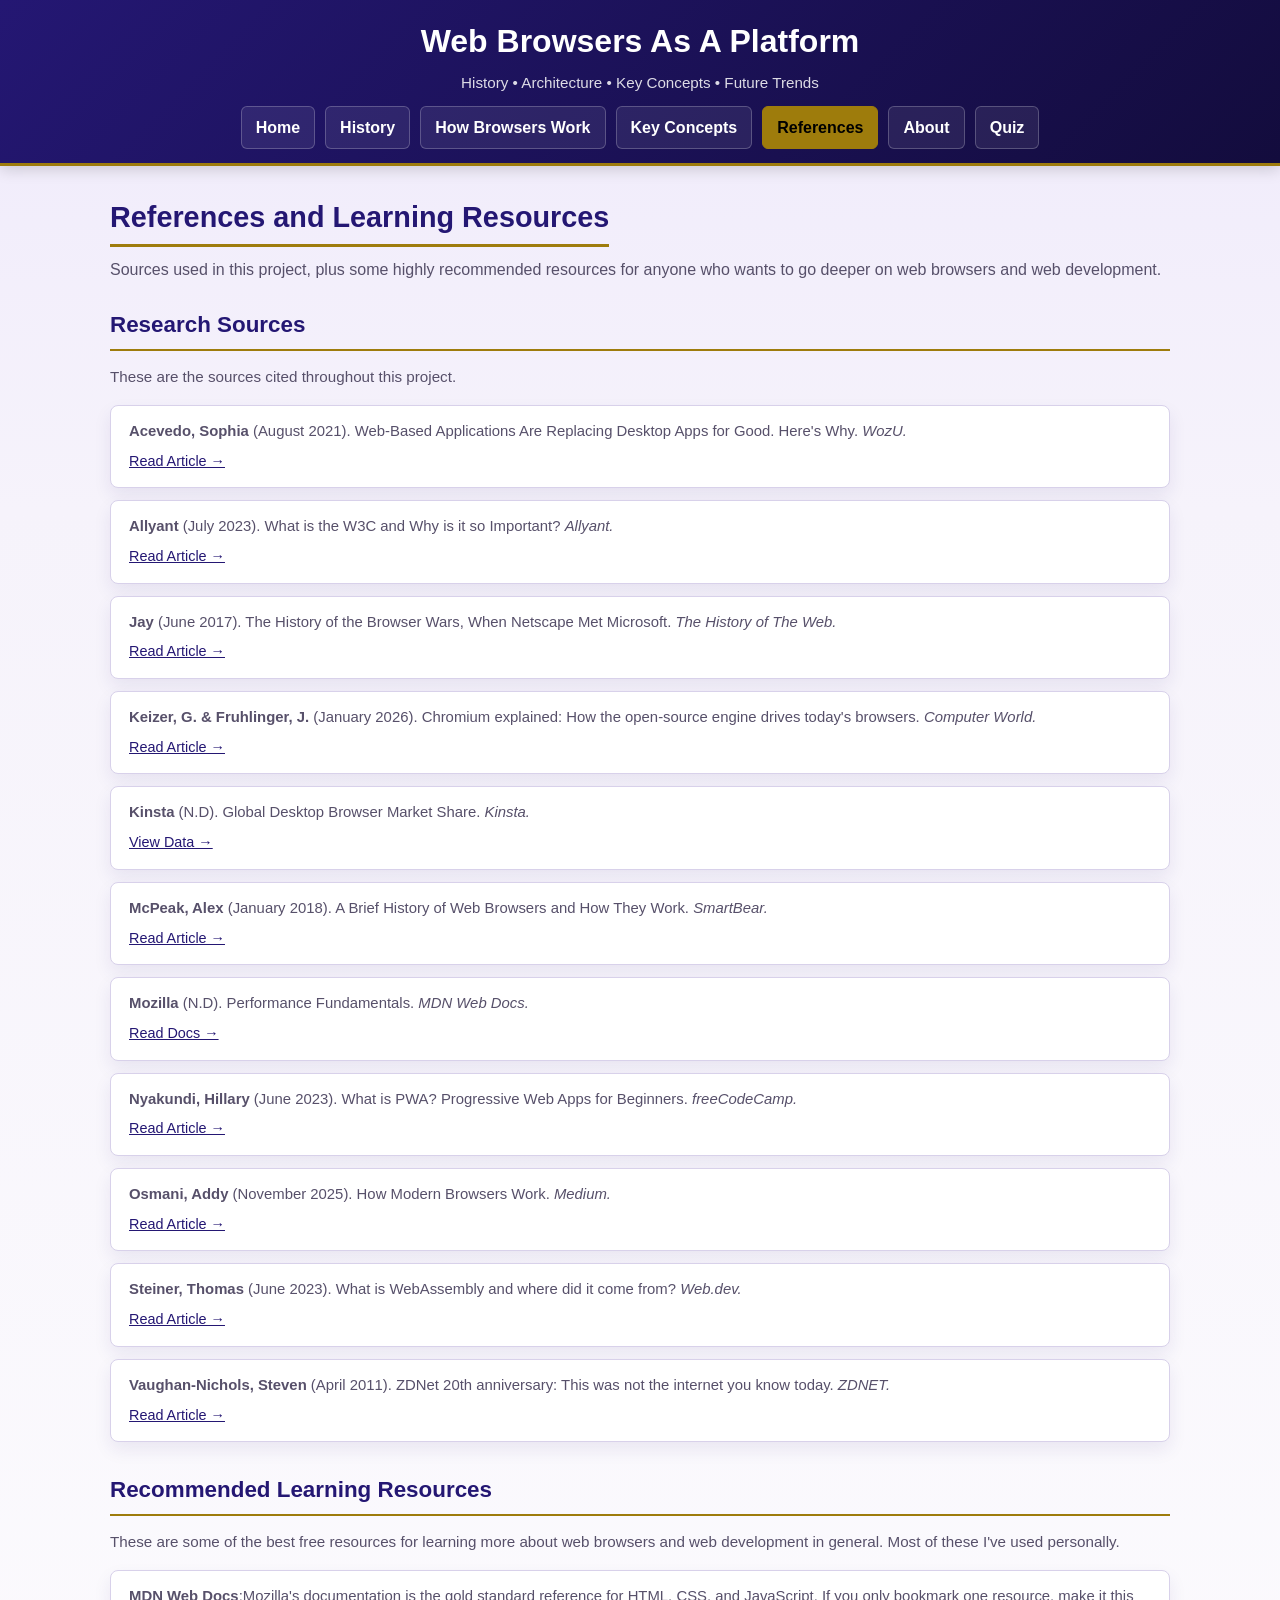
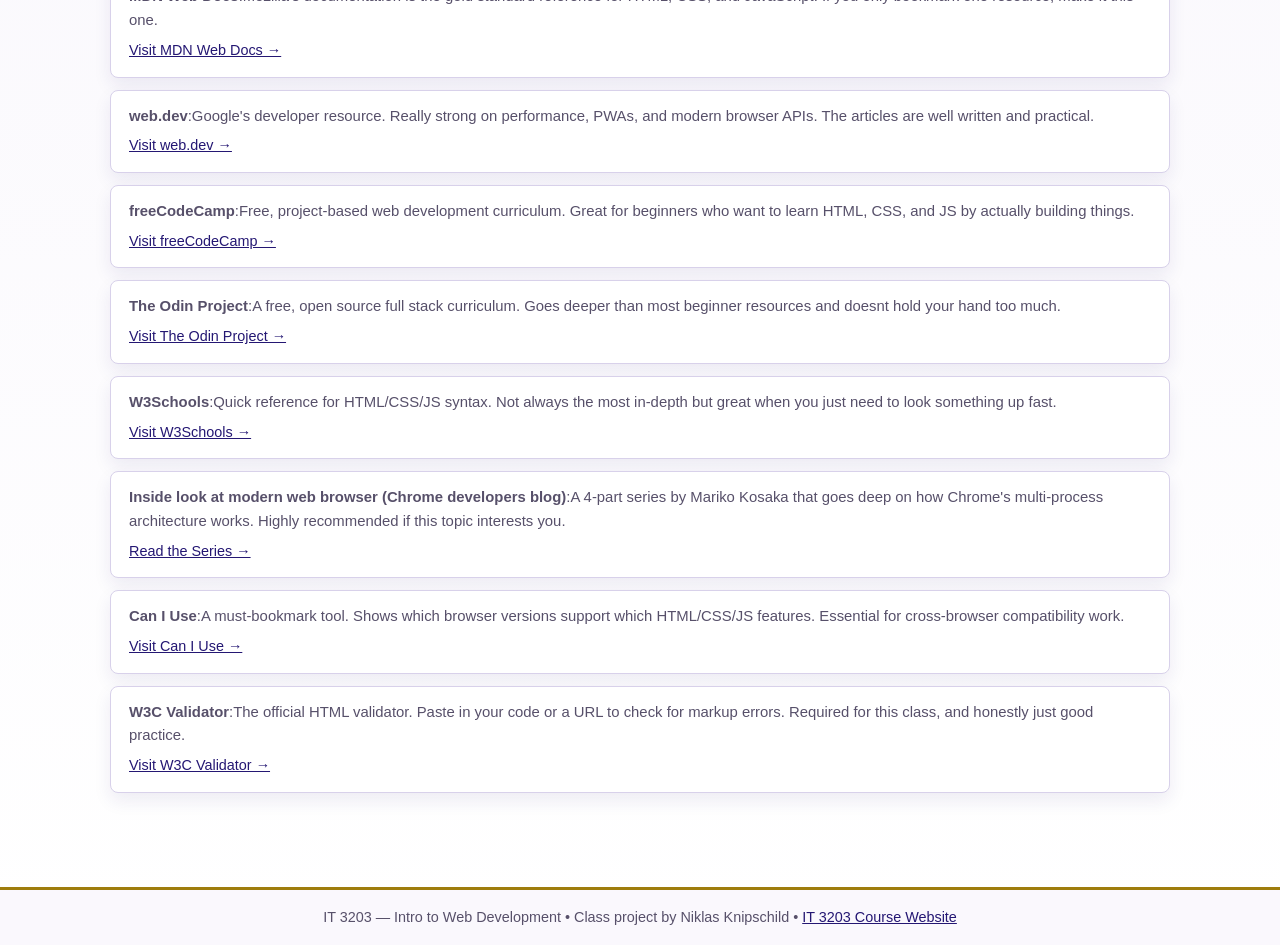
<file: references.html>
<!doctype html>
<html lang="en">
<head>
  <meta charset="utf-8">
  <meta name="viewport" content="width=device-width, initial-scale=1">

  <title>References and Resources | Web Browsers As A Platform</title>
  <meta name="description" content="References and learning resources for web browser technology, including academic sources and beginner-friendly guides for web developers.">

  <link rel="stylesheet" href="styles.css">
</head>

<body>
  <header class="site-header">
    <div class="container">
      <div class="brand">
        <h1 class="site-title">Web Browsers As A Platform</h1>
        <p class="tagline">History &bull; Architecture &bull; Key Concepts &bull; Future Trends</p>
      </div>

      <!-- hamburger button -- only shows on mobile, js handles the toggle -->
      <button class="hamburger" id="hamburger-btn" aria-label="Toggle navigation" aria-expanded="false">
        <span class="hamburger-bar"></span>
        <span class="hamburger-bar"></span>
        <span class="hamburger-bar"></span>
      </button>

      <nav class="main-nav" aria-label="Primary navigation">
        <ul>
          <li><a href="index.html">Home</a></li>
          <li><a href="history.html">History</a></li>
          <li><a href="how-browsers-work.html">How Browsers Work</a></li>
          <li><a href="key-concepts.html">Key Concepts</a></li>
          <li><a href="references.html" aria-current="page">References</a></li>
          <li><a href="about.html">About</a></li>
          <li><a href="quiz.html">Quiz</a></li>
        </ul>
      </nav>
    </div>
  </header>

  <main class="container">
    <header class="page-header">
      <h2>References and Learning Resources</h2>
      <p>
        Sources used in this project, plus some highly recommended resources for anyone
        who wants to go deeper on web browsers and web development.
      </p>
    </header>

    <!-- research paper sources -->
    <section class="ref-section">
      <h2>Research Sources</h2>
      <p style="color: var(--text-soft); margin-bottom: 16px; font-size: 0.95rem;">
        These are the sources cited throughout this project.
      </p>

      <div class="ref-item">
        <p><strong>Acevedo, Sophia</strong> (August 2021). Web-Based Applications Are Replacing Desktop Apps for Good. Here's Why. <em>WozU.</em></p>
        <a href="https://woz-u.com/blog/web-based-applications-replace-desktop-apps-for-good/" target="_blank">Read Article &rarr;</a>
      </div>

      <div class="ref-item">
        <p><strong>Allyant</strong> (July 2023). What is the W3C and Why is it so Important? <em>Allyant.</em></p>
        <a href="https://allyant.com/blog/what-is-the-w3c-and-why-is-it-so-important/" target="_blank">Read Article &rarr;</a>
      </div>

      <div class="ref-item">
        <p><strong>Jay</strong> (June 2017). The History of the Browser Wars, When Netscape Met Microsoft. <em>The History of The Web.</em></p>
        <a href="https://thehistoryoftheweb.com/browser-wars/" target="_blank">Read Article &rarr;</a>
      </div>

      <div class="ref-item">
        <p><strong>Keizer, G. &amp; Fruhlinger, J.</strong> (January 2026). Chromium explained: How the open-source engine drives today's browsers. <em>Computer World.</em></p>
        <a href="https://www.computerworld.com/article/1717405/googles-chromium-browser-explained.html" target="_blank">Read Article &rarr;</a>
      </div>

      <div class="ref-item">
        <p><strong>Kinsta</strong> (N.D). Global Desktop Browser Market Share. <em>Kinsta.</em></p>
        <a href="https://kinsta.com/browser-market-share/" target="_blank">View Data &rarr;</a>
      </div>

      <div class="ref-item">
        <p><strong>McPeak, Alex</strong> (January 2018). A Brief History of Web Browsers and How They Work. <em>SmartBear.</em></p>
        <a href="https://smartbear.com/blog/history-of-web-browsers/" target="_blank">Read Article &rarr;</a>
      </div>

      <div class="ref-item">
        <p><strong>Mozilla</strong> (N.D). Performance Fundamentals. <em>MDN Web Docs.</em></p>
        <a href="https://developer.mozilla.org/en-US/docs/Web/Performance/Guides/Fundamentals" target="_blank">Read Docs &rarr;</a>
      </div>

      <div class="ref-item">
        <p><strong>Nyakundi, Hillary</strong> (June 2023). What is PWA? Progressive Web Apps for Beginners. <em>freeCodeCamp.</em></p>
        <a href="https://www.freecodecamp.org/news/what-are-progressive-web-apps/" target="_blank">Read Article &rarr;</a>
      </div>

      <div class="ref-item">
        <p><strong>Osmani, Addy</strong> (November 2025). How Modern Browsers Work. <em>Medium.</em></p>
        <a href="https://medium.com/@addyosmani/how-modern-browsers-work-7e1cc7337fff" target="_blank">Read Article &rarr;</a>
      </div>

      <div class="ref-item">
        <p><strong>Steiner, Thomas</strong> (June 2023). What is WebAssembly and where did it come from? <em>Web.dev.</em></p>
        <a href="https://web.dev/articles/what-is-webassembly" target="_blank">Read Article &rarr;</a>
      </div>

      <div class="ref-item">
        <p><strong>Vaughan-Nichols, Steven</strong> (April 2011). ZDNet 20th anniversary: This was not the internet you know today. <em>ZDNET.</em></p>
        <a href="https://www.zdnet.com/article/before-the-web-the-internet-in-1991/" target="_blank">Read Article &rarr;</a>
      </div>

    </section>

    <!-- learning resources section -- extra stuff for the grader -->
    <section class="ref-section">
      <h2>Recommended Learning Resources</h2>
      <p style="color: var(--text-soft); margin-bottom: 16px; font-size: 0.95rem;">
        These are some of the best free resources for learning more about web browsers and web development in general.
        Most of these I've used personally.
      </p>

      <div class="ref-item">
        <p><strong>MDN Web Docs</strong>:Mozilla's documentation is the gold standard reference for HTML, CSS, and JavaScript. If you only bookmark one resource, make it this one.</p>
        <a href="https://developer.mozilla.org/" target="_blank">Visit MDN Web Docs &rarr;</a>
      </div>

      <div class="ref-item">
        <p><strong>web.dev</strong>:Google's developer resource. Really strong on performance, PWAs, and modern browser APIs. The articles are well written and practical.</p>
        <a href="https://web.dev/" target="_blank">Visit web.dev &rarr;</a>
      </div>

      <div class="ref-item">
        <p><strong>freeCodeCamp</strong>:Free, project-based web development curriculum. Great for beginners who want to learn HTML, CSS, and JS by actually building things.</p>
        <a href="https://www.freecodecamp.org/" target="_blank">Visit freeCodeCamp &rarr;</a>
      </div>

      <div class="ref-item">
        <p><strong>The Odin Project</strong>:A free, open source full stack curriculum. Goes deeper than most beginner resources and doesnt hold your hand too much.</p>
        <a href="https://www.theodinproject.com/" target="_blank">Visit The Odin Project &rarr;</a>
      </div>

      <div class="ref-item">
        <p><strong>W3Schools</strong>:Quick reference for HTML/CSS/JS syntax. Not always the most in-depth but great when you just need to look something up fast.</p>
        <a href="https://www.w3schools.com/" target="_blank">Visit W3Schools &rarr;</a>
      </div>

      <div class="ref-item">
        <p><strong>Inside look at modern web browser (Chrome developers blog)</strong>:A 4-part series by Mariko Kosaka that goes deep on how Chrome's multi-process architecture works. Highly recommended if this topic interests you.</p>
        <a href="https://developer.chrome.com/blog/inside-browser-part1" target="_blank">Read the Series &rarr;</a>
      </div>

      <div class="ref-item">
        <p><strong>Can I Use</strong>:A must-bookmark tool. Shows which browser versions support which HTML/CSS/JS features. Essential for cross-browser compatibility work.</p>
        <a href="https://caniuse.com/" target="_blank">Visit Can I Use &rarr;</a>
      </div>

      <div class="ref-item">
        <p><strong>W3C Validator</strong>:The official HTML validator. Paste in your code or a URL to check for markup errors. Required for this class, and honestly just good practice.</p>
        <a href="https://validator.w3.org/" target="_blank">Visit W3C Validator &rarr;</a>
      </div>

    </section>

  </main>

  <footer class="site-footer">
    <div class="container">
      <p>IT 3203 &mdash; Intro to Web Development &bull; Class project by Niklas Knipschild &bull;
        <a href="https://ksuweb.github.io/IT3203/" target="_blank">IT 3203 Course Website</a>
      </p>
    </div>
  </footer>

  <script src="nav.js"></script>

</body>
</html>
</file>
<file: styles.css>
/* basc reset -- always do this first or everything looks wierd */
* {
  box-sizing: border-box;
  margin: 0;
  padding: 0;
}

/* ravens colors -- purple and gold, keeping this from my old site */
:root {
  --ravens-purple: #241773;
  --ravens-purple-dark: #130c3d;
  --ravens-black: #000000;
  --ravens-gold: #9e7c0c;

  --bg-main: #f6f3fb;
  --bg-soft: #fcfbff;
  --text-main: #1a1a1a;
  --text-soft: #57506a;
  --border-soft: #d8d1ea;

  --shadow-soft: 0 8px 18px rgba(36, 23, 115, 0.08);
  --shadow-hover: 0 14px 26px rgba(36, 23, 115, 0.16);
}

body {
  font-family: Arial, Helvetica, sans-serif;
  line-height: 1.6;
  color: var(--text-main);
  background: linear-gradient(to bottom, #efeafb 0%, var(--bg-main) 20%, #ffffff 100%);
}

img {
  max-width: 100%;
  display: block;
}

/* default link color inherits so nav styles dont get overriden */
a {
  color: inherit;
}

.container {
  max-width: 1100px;
  margin: 0 auto;
  padding: 0 20px;
}

/* =====================
   HEADER
   ===================== */
.site-header {
  background: linear-gradient(135deg, var(--ravens-purple), var(--ravens-purple-dark));
  color: white;
  border-bottom: 3px solid var(--ravens-gold);
  box-shadow: 0 4px 14px rgba(0, 0, 0, 0.15);
}

.brand {
  padding: 16px 0 10px;
  text-align: center;
}

/* h1 here is the site title, not page content -- good for SEO */
.site-title {
  font-size: 2rem;
  margin-bottom: 4px;
}

.tagline {
  font-size: 0.95rem;
  color: rgba(255, 255, 255, 0.85);
}

/* =====================
   NAV
   ===================== */
.main-nav {
  padding-bottom: 14px;
}

.main-nav ul {
  list-style: none;
  display: flex;
  justify-content: center;
  flex-wrap: wrap;
  gap: 10px;
}

.main-nav li {
  list-style: none;
}

.main-nav a {
  display: inline-block;
  text-decoration: none;
  color: white;
  padding: 8px 14px;
  border-radius: 6px;
  border: 1px solid rgba(255, 255, 255, 0.22);
  background: rgba(255, 255, 255, 0.08);
  font-weight: 600;
  transition: all 0.18s ease;
}

/* hover effect on nav links -- required by assignment */
.main-nav a:hover {
  background: var(--ravens-gold);
  color: var(--ravens-black);
  border-color: var(--ravens-gold);
}

/* shows which page ur on -- aria-current=page targets this */
.main-nav a[aria-current="page"] {
  background: var(--ravens-gold);
  color: var(--ravens-black);
  border-color: var(--ravens-gold);
}

/* =====================
   HAMBURGER BUTTON -- hidden on desktop, css turns it on below 700px
   ===================== */
/* starts hidden -- only mobile css makes it visible */
.hamburger {
  display: none;
}

/* the three lines of the hamburger icon */
.hamburger-bar {
  display: block;
  width: 24px;
  height: 3px;
  background: white;
  border-radius: 2px;
}

/* =====================
   MAIN CONTENT AREA
   ===================== */
main.container {
  padding-top: 28px;
  padding-bottom: 28px;
}

.hero,
.page-header {
  margin-bottom: 24px;
}

/* underline effect on section headings */
.hero h2,
.page-header h2 {
  color: var(--ravens-purple);
  font-size: 1.8rem;
  margin-bottom: 10px;
  display: inline-block;
  border-bottom: 3px solid var(--ravens-gold);
  padding-bottom: 4px;
}

.hero p,
.page-header p {
  margin-bottom: 10px;
  color: var(--text-soft);
}

/* =====================
   GRID LAYOUT -- using CSS grid per assignment req
   ===================== */
.featured-grid {
  display: grid;
  grid-template-columns: repeat(auto-fit, minmax(220px, 1fr));
  gap: 22px;
  margin-top: 20px;
}

/* single column list layout used on some pages */
.content-list {
  display: grid;
  gap: 20px;
  margin-top: 20px;
}

/* =====================
   TILES / CARDS
   ===================== */
.tile {
  background: linear-gradient(to bottom, #ffffff, var(--bg-soft));
  border: 1px solid var(--border-soft);
  border-radius: 12px;
  overflow: hidden;
  box-shadow: var(--shadow-soft);
  transition: transform 0.18s ease, box-shadow 0.18s ease, border-color 0.18s ease;
}

/* hover effect on tiles */
.tile:hover {
  transform: translateY(-4px);
  border-color: rgba(36, 23, 115, 0.35);
  box-shadow: var(--shadow-hover);
}

.tile-link {
  display: block;
  text-decoration: none;
  height: 100%;
}

.tile-img {
  width: 100%;
  height: 200px;
  object-fit: cover;
  object-position: left center;
  border-bottom: 2px solid rgba(36, 23, 115, 0.08);
}

.tile-text {
  padding: 14px;
}

/* using element selector here -- one of the 3 required selector types */
.tile-text h3 {
  color: var(--ravens-purple);
  margin-bottom: 8px;
  font-size: 1.05rem;
}

.tile-text p {
  color: var(--text-soft);
  margin-bottom: 6px;
  font-size: 0.95rem;
}

.tile-text p:last-child {
  margin-bottom: 0;
}

/* =====================
   WIDE TILE -- used on content pages for side-by-side layout
   ===================== */
.tile-wide .tile-link,
.tile-wide .tile-link-wide {
  display: grid;
  grid-template-columns: 200px 1fr;
  align-items: stretch;
}

.tile-link-wide .tile-img,
.tile-wide .tile-img {
  height: 100%;
  min-height: 180px;
  object-fit: cover;
}

/* =====================
   CONTENT SECTIONS -- for the text heavy pages
   ===================== */
.content-section {
  margin-bottom: 32px;
}

/* class selector -- another required selector type */
.content-section h2 {
  color: var(--ravens-purple);
  font-size: 1.5rem;
  border-bottom: 2px solid var(--ravens-gold);
  padding-bottom: 6px;
  margin-bottom: 14px;
}

.content-section h3 {
  color: var(--ravens-purple-dark);
  font-size: 1.15rem;
  margin: 16px 0 8px;
}

.content-section p {
  color: var(--text-soft);
  margin-bottom: 12px;
}

/* lists inside content sections */
.content-section ul,
.content-section ol {
  margin-left: 22px;
  margin-bottom: 14px;
  color: var(--text-soft);
}

.content-section li {
  margin-bottom: 6px;
}

/* =====================
   TABLE STYLES -- required by the assignment
   ===================== */
.styled-table {
  width: 100%;
  border-collapse: collapse;
  margin: 20px 0;
  font-size: 0.95rem;
  box-shadow: var(--shadow-soft);
  border-radius: 8px;
  overflow: hidden;
}

/* ID selector -- the third required selector type */
#browser-comparison th {
  background: var(--ravens-purple);
  color: white;
  padding: 12px 16px;
  text-align: left;
  font-weight: 600;
}

.styled-table td {
  padding: 10px 16px;
  border-bottom: 1px solid var(--border-soft);
  color: var(--text-soft);
}

/* alternating row colors for readability */
.styled-table tr:nth-child(even) {
  background: var(--bg-soft);
}

.styled-table tr:hover {
  background: #ede8f7;
}

/* =====================
   KEY CONCEPTS CARDS
   ===================== */
.concept-card {
  background: white;
  border: 1px solid var(--border-soft);
  border-left: 4px solid var(--ravens-purple);
  border-radius: 8px;
  padding: 18px 20px;
  margin-bottom: 18px;
  box-shadow: var(--shadow-soft);
}

.concept-card h3 {
  color: var(--ravens-purple);
  margin-bottom: 8px;
  font-size: 1.1rem;
}

.concept-card p {
  color: var(--text-soft);
  font-size: 0.95rem;
}

/* =====================
   REFERENCES PAGE
   ===================== */
.ref-section {
  margin-bottom: 30px;
}

.ref-section h2 {
  color: var(--ravens-purple);
  font-size: 1.4rem;
  border-bottom: 2px solid var(--ravens-gold);
  padding-bottom: 6px;
  margin-bottom: 14px;
}

.ref-item {
  background: white;
  border: 1px solid var(--border-soft);
  border-radius: 8px;
  padding: 14px 18px;
  margin-bottom: 12px;
  box-shadow: var(--shadow-soft);
}

.ref-item p {
  color: var(--text-soft);
  font-size: 0.93rem;
  margin-bottom: 4px;
}

.ref-item a {
  color: var(--ravens-purple);
  text-decoration: underline;
  font-size: 0.9rem;
}

.ref-item a:hover {
  color: var(--ravens-gold);
}

/* =====================
   ABOUT PAGE
   ===================== */
.about-card {
  background: white;
  border: 1px solid var(--border-soft);
  border-radius: 12px;
  padding: 24px;
  margin-bottom: 24px;
  box-shadow: var(--shadow-soft);
}

.about-card h2 {
  color: var(--ravens-purple);
  font-size: 1.5rem;
  border-bottom: 2px solid var(--ravens-gold);
  padding-bottom: 6px;
  margin-bottom: 14px;
}

.about-card p {
  color: var(--text-soft);
  margin-bottom: 10px;
}

.about-card ul {
  margin-left: 20px;
  color: var(--text-soft);
}

.about-card li {
  margin-bottom: 6px;
}

/* =====================
   FOOTER
   ===================== */
.site-footer {
  margin-top: 36px;
  padding: 16px 0;
  text-align: center;
  background: #faf8fd;
  border-top: 3px solid var(--ravens-gold);
  font-size: 0.9rem;
  color: var(--text-soft);
}

.site-footer a {
  color: var(--ravens-purple);
  text-decoration: underline;
}

.site-footer a:hover {
  color: var(--ravens-gold);
}

/* =====================
   KEY TERMS LIST -- spacing fix so it doesnt look cramped
   ===================== */
.key-terms-list {
  margin-left: 22px;
  color: var(--text-soft);
}

/* each term gets its own breathing room */
.key-terms-list li {
  padding: 10px 0;
  border-bottom: 1px solid var(--border-soft);
  line-height: 1.5;
}

.key-terms-list li:last-child {
  border-bottom: none;
}

/* =====================
   QUIZ PAGE STYLES -- keeping it consistent with the rest of the site
   ===================== */

/* each question gets its own card -- same style as the concept cards */
.quiz-form {
  margin-top: 10px;
}

.quiz-question {
  background: white;
  border: 1px solid var(--border-soft);
  border-left: 4px solid var(--ravens-purple);
  border-radius: 8px;
  padding: 20px 22px;
  margin-bottom: 20px;
  box-shadow: var(--shadow-soft);
}

.question-num {
  color: var(--ravens-purple);
  font-weight: 700;
}

.question-text {
  font-size: 1rem;
  color: var(--text-main);
  margin-bottom: 14px;
  line-height: 1.5;
}

/* fill in the blank input -- match the purple theme */
.fitb-wrap {
  margin-top: 8px;
}

.fitb-input {
  padding: 9px 13px;
  border: 2px solid var(--border-soft);
  border-radius: 6px;
  font-size: 1rem;
  width: 260px;
  color: var(--text-main);
  transition: border-color 0.18s ease;
}

.fitb-input:focus {
  outline: none;
  border-color: var(--ravens-purple);
}

/* radio and checkbox answer list -- no default list styling */
.choice-list {
  list-style: none;
  margin: 0;
  padding: 0;
  display: flex;
  flex-direction: column;
  gap: 10px;
}

/* each label is the whole clickable row -- easier to click */
.choice-label {
  display: flex;
  align-items: center;
  gap: 10px;
  cursor: pointer;
  color: var(--text-soft);
  padding: 8px 12px;
  border-radius: 6px;
  border: 1px solid transparent;
  transition: background 0.14s ease, border-color 0.14s ease;
}

.choice-label:hover {
  background: var(--bg-main);
  border-color: var(--border-soft);
}

/* make the radio and checkbox a little bigger so they're easier to see */
.choice-label input[type="radio"],
.choice-label input[type="checkbox"] {
  width: 17px;
  height: 17px;
  accent-color: var(--ravens-purple);
  flex-shrink: 0;
  cursor: pointer;
}

/* submit and retake buttons */
.quiz-actions {
  margin-top: 24px;
  display: flex;
  gap: 14px;
}

.quiz-btn {
  padding: 11px 28px;
  border: none;
  border-radius: 7px;
  font-size: 1rem;
  font-weight: 700;
  cursor: pointer;
  transition: background 0.18s ease, transform 0.12s ease;
}

.quiz-btn:active {
  transform: scale(0.97);
}

.quiz-btn-submit {
  background: var(--ravens-purple);
  color: white;
}

.quiz-btn-submit:hover {
  background: var(--ravens-purple-dark);
}

.quiz-btn-retake {
  background: var(--ravens-gold);
  color: white;
}

.quiz-btn-retake:hover {
  background: #7c6209;
}

/* results section -- hidden by default, JS shows it after submit */
.quiz-results {
  display: none;
  margin-top: 10px;
}

/* score summary box at the top -- green for pass, red for fail */
.result-score {
  display: flex;
  flex-direction: column;
  align-items: flex-start;
  gap: 6px;
  padding: 22px 26px;
  border-radius: 10px;
  margin-bottom: 24px;
  border-left: 6px solid;
}

/* green for pass */
.result-pass {
  background: #edfaf2;
  border-color: #27ae60;
}

/* red for fail */
.result-fail {
  background: #fdecea;
  border-color: #e74c3c;
}

.result-verdict {
  font-size: 1.6rem;
  font-weight: 700;
}

.result-pass .result-verdict {
  color: #1e8449;
}

.result-fail .result-verdict {
  color: #c0392b;
}

.result-num {
  font-size: 1.1rem;
  font-weight: 600;
  color: var(--text-main);
}

.result-msg {
  color: var(--text-soft);
  font-size: 0.95rem;
}

/* per-question feedback heading */
.breakdown-heading {
  color: var(--ravens-purple);
  font-size: 1.2rem;
  margin-bottom: 14px;
  border-bottom: 2px solid var(--ravens-gold);
  padding-bottom: 6px;
}

/* each feedback row -- green for right, red for wrong */
.feedback-item {
  display: flex;
  align-items: flex-start;
  gap: 12px;
  padding: 13px 16px;
  border-radius: 8px;
  margin-bottom: 10px;
  border: 1px solid;
}

/* green for correct */
.feedback-correct {
  background: #edfaf2;
  border-color: #a9dfbf;
}

/* red for wrong -- makes it obvious */
.feedback-wrong {
  background: #fdecea;
  border-color: #f5c6cb;
}

.feedback-icon {
  font-size: 1.2rem;
  font-weight: 700;
  flex-shrink: 0;
  margin-top: 1px;
}

.feedback-correct .feedback-icon {
  color: #1e8449;
}

.feedback-wrong .feedback-icon {
  color: #c0392b;
}

.feedback-text {
  display: flex;
  flex-direction: column;
  gap: 4px;
  font-size: 0.95rem;
  color: var(--text-main);
}

/* shows the right answer under wrong ones */
.correct-answer {
  color: #1e8449;
  font-size: 0.9rem;
}

/* =====================
<<<<<<< Updated upstream
   RESPONSIVE -- mobile breakpoint
=======
   ABOUT PAGE PHOTO -- floated right so it sits next to the intro text
   ===================== */
.about-photo {
  float: right;
  width: 150px;
  height: 150px;
  object-fit: cover;
  border-radius: 50%;
  margin: 0 0 14px 20px;
  border: 3px solid var(--ravens-purple);
  box-shadow: var(--shadow-soft);
}

/* clearfix so the float doesnt mess up the next card below */
.about-card::after {
  content: "";
  display: table;
  clear: both;
}

/* =====================
   RESPONIVE -- tablet breakpoint around 768px
   ===================== */
@media (max-width: 768px) {
  /* a little more padding on nav so its easier to tap on a tablet */
  .main-nav a {
    padding: 9px 12px;
  }

  /* narrow the wide tile image column a bit on tablet */
  .tile-wide .tile-link,
  .tile-wide .tile-link-wide {
    grid-template-columns: 150px 1fr;
  }

  /* headings dont need to be as big on tablet */
  .hero h2,
  .page-header h2 {
    font-size: 1.5rem;
  }

  /* smaller photo on tablet -- still floated tho */
  .about-photo {
    width: 120px;
    height: 120px;
  }
}

/* =====================
   RESPONSIVE -- mobile breakpoint 700px (original one)
>>>>>>> Stashed changes
   ===================== */
@media (max-width: 700px) {
  .site-title {
    font-size: 1.6rem;
  }

  .tile-img {
    height: 200px;
  }

  .featured-grid {
    grid-template-columns: 1fr;
  }

  /* stack wide tiles on mobil */
  .tile-wide .tile-link,
  .tile-wide .tile-link-wide {
    grid-template-columns: 1fr;
  }

  /* tables need to scroll sideways or they break the whole layout on small screens */
  .styled-table {
    display: block;
    overflow-x: auto;
    -webkit-overflow-scrolling: touch;
    font-size: 0.85rem;
  }

  /* need relative here so the hamburger can use position absolute */
  .site-header .container {
    position: relative;
  }

  /* show the hamburger on mobile -- 44x44 so its big enough to tap */
  .hamburger {
    display: flex;
    flex-direction: column;
    justify-content: center;
    align-items: center;
    gap: 5px;
    position: absolute;
    top: 16px;
    right: 0;
    width: 44px;
    height: 44px;
    background: rgba(255, 255, 255, 0.08);
    border: 1px solid rgba(255, 255, 255, 0.22);
    border-radius: 6px;
    cursor: pointer;
    padding: 0;
  }

  .hamburger:hover {
    background: var(--ravens-gold);
    border-color: var(--ravens-gold);
  }

  /* hide nav links by default on mobile -- hamburger shows them */
  .main-nav {
    display: none;
    padding-bottom: 0;
  }

  /* js adds this class when hamburger is clicked -- drops the nav down */
  .main-nav.nav-open {
    display: block;
    padding-bottom: 12px;
    border-top: 1px solid rgba(255, 255, 255, 0.15);
    margin-top: 8px;
  }

  /* stack links vertically when the menu is open */
  .main-nav.nav-open ul {
    flex-direction: column;
    align-items: stretch;
    gap: 5px;
    padding-top: 8px;
  }

  .main-nav.nav-open a {
    text-align: center;
    display: block;
    padding: 10px 14px;
  }
}

/* =====================
   RESPONSIVE -- small phones 480px -- tightest layout
   ===================== */
@media (max-width: 480px) {
  .site-title {
    font-size: 1.25rem;
  }

  /* nav stacks vertically on small phones -- way less cramped */
  .main-nav ul {
    flex-direction: column;
    align-items: stretch;
    gap: 5px;
  }

  .main-nav a {
    text-align: center;
    padding: 10px;
    font-size: 0.9rem;
  }

  /* headings get smaller on phones */
  .hero h2,
  .page-header h2 {
    font-size: 1.15rem;
  }

  /* fill in blank input goes full width on phone -- easier to type in */
  .fitb-input {
    width: 100%;
    max-width: 100%;
    padding: 12px;
    font-size: 1rem;
  }

  /* choice labels need bigger tap area on touch screens */
  .choice-label {
    padding: 12px 14px;
    font-size: 0.95rem;
  }

  /* radio/checkbox a bit bigger for fingers */
  .choice-label input[type="radio"],
  .choice-label input[type="checkbox"] {
    width: 20px;
    height: 20px;
  }

  /* quiz buttons go full width on phone */
  .quiz-btn {
    width: 100%;
    padding: 14px;
    font-size: 1rem;
  }

  .quiz-actions {
    flex-direction: column;
  }

  /* photo stops floating on tiny screens -- just stacks on top instead */
  .about-photo {
    float: none;
    display: block;
    margin: 0 auto 16px;
    width: 110px;
    height: 110px;
  }
}
</file>
